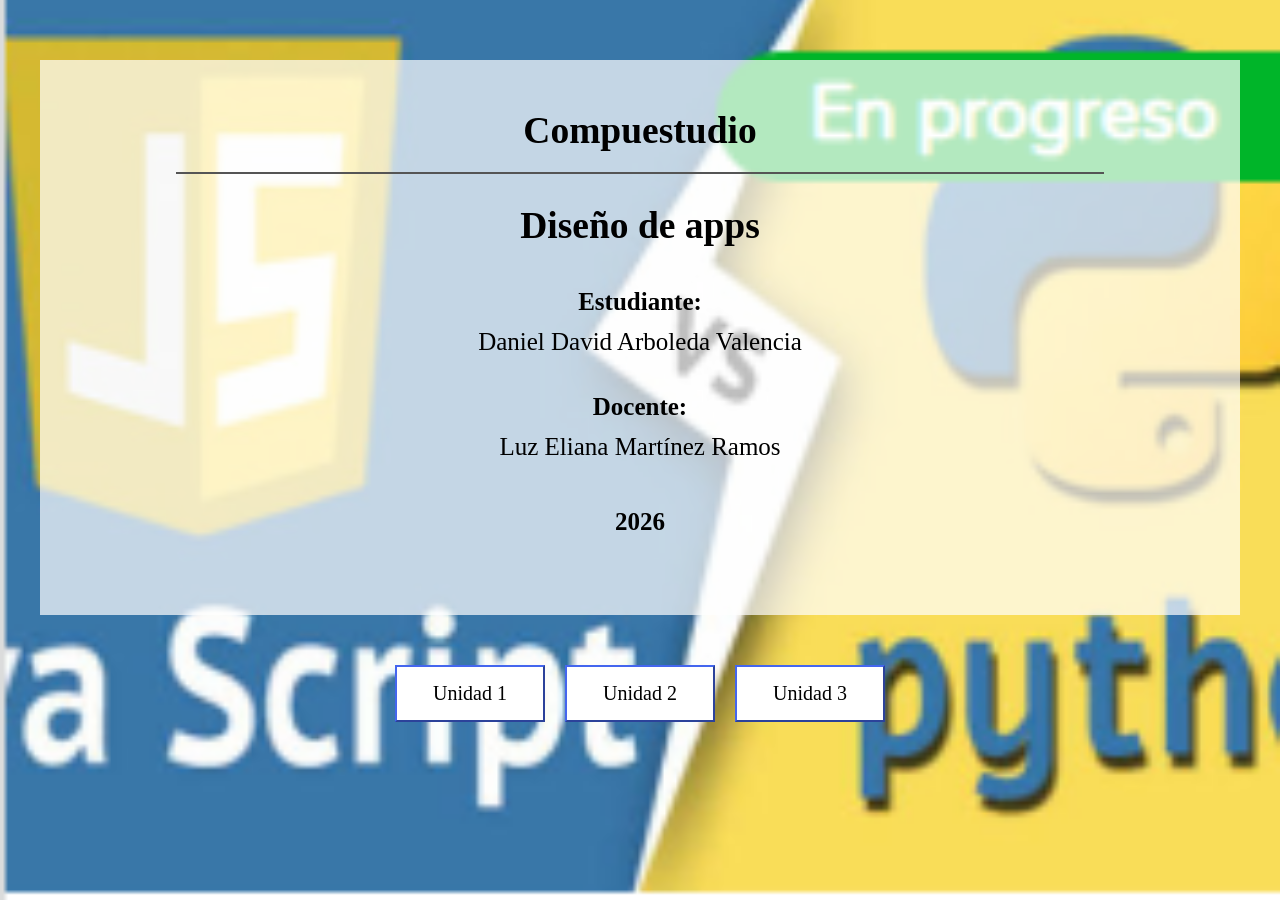
<file: index.html>
<!DOCTYPE html>
<html lang="es">
	<head>
		<meta charset="utf-8">
		<meta name="author" content="Daniel David Arboleda Valencia">
		<meta name="viewport" content="width=device-width, initial-scale=1">
		<link rel="shortcut icon" href="IMG/Diseño_de_apps.png">
		<link rel="stylesheet" type="text/css" href="CSS/Menu.css">
		<title>Diseño de Apps</title>
	</head>
	<body class="Cuerpo">
		<main class="Contain">

			<section class="Coverage">
				<div class="Portada">
					<h1>Compuestudio</h1>
					<hr>
					<h2>Diseño de apps</h2>
					<div class="Informacion">
						<p>
							<strong>Estudiante:</strong>
							<br>
							Daniel David Arboleda Valencia
						</p>
						<p>
							<strong>Docente:</strong>
							<br>
							Luz Eliana Martínez Ramos
						</p>
						<p class="Anio">2026</p>
					</div>
				</div>
			</section>
			<nav class="Unidades" aria-label="Navegación de unidades">
				<a href="HTML/Unidad 1/Raiz/index.html">
					Unidad 1
				</a>
				<a href="HTML/Unidad 2/0.Raiz/index.html">
					Unidad 2
				</a>
				<a href="HTML/Unidad 3/0.Raiz/index.html">
					Unidad 3
				</a>
			</nav>
		</main>
	</body>
</html>
</file>
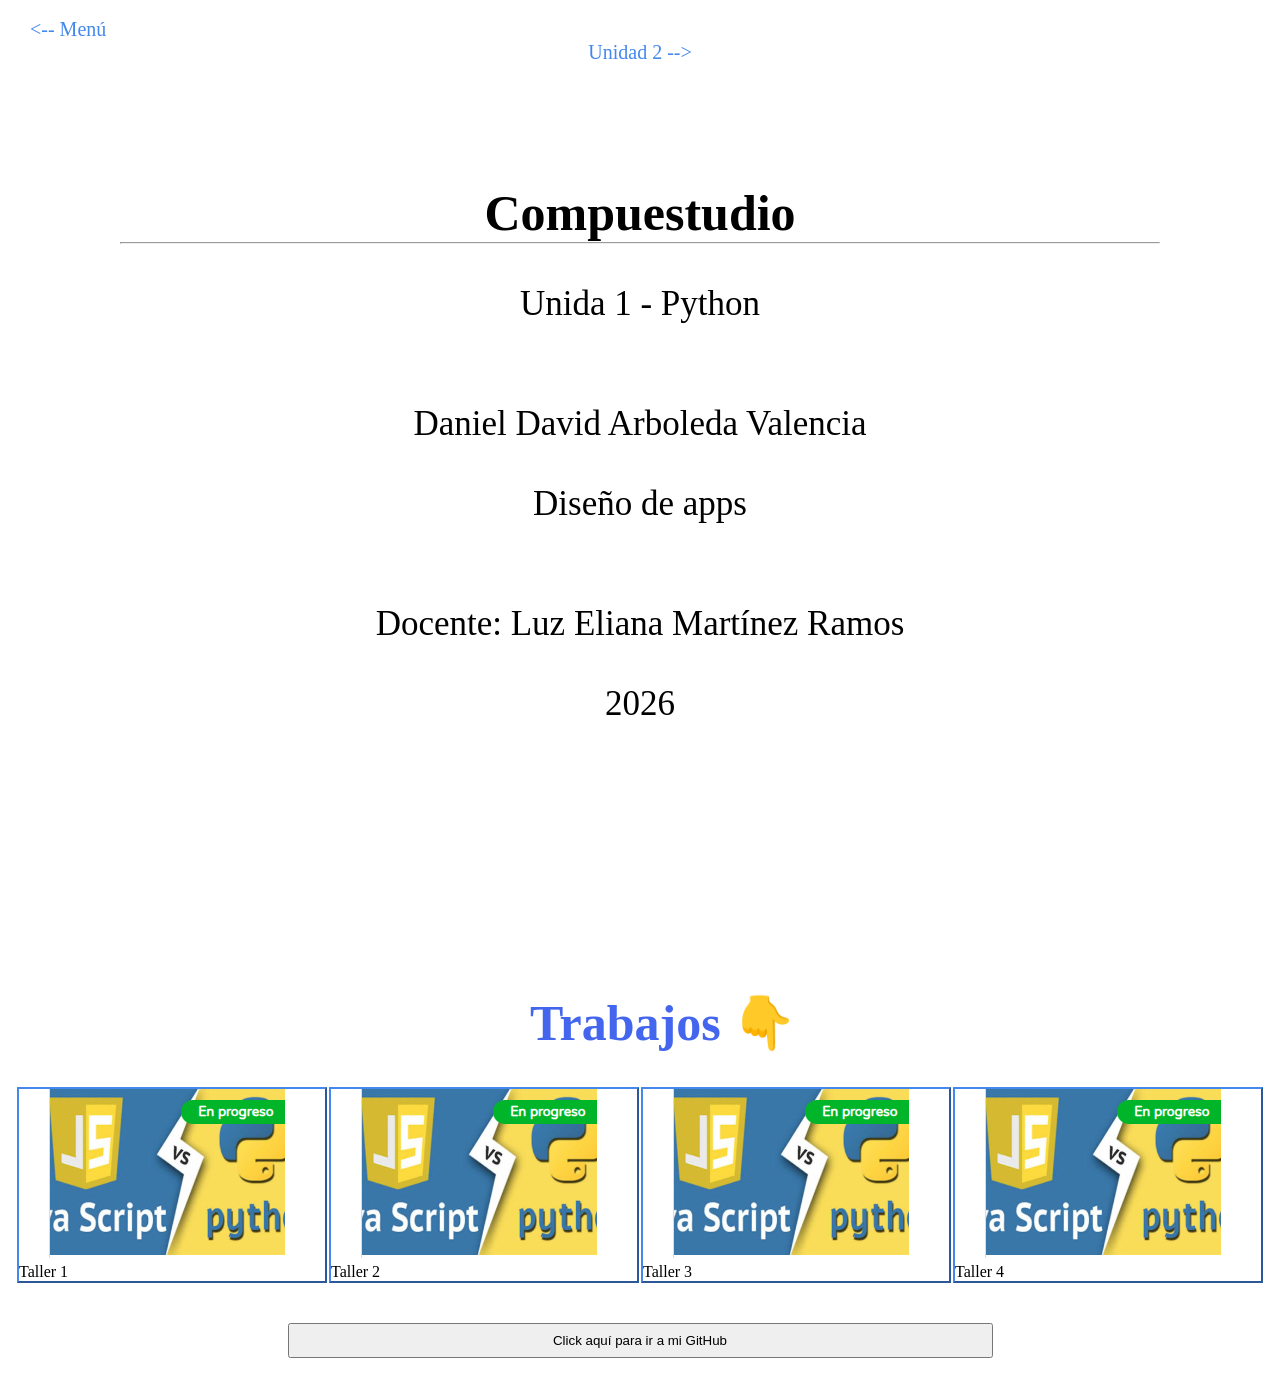
<file: HTML/Unidad 1/Raiz/index.html>
<!DOCTYPE html>
<html>
	<head>
		<meta charset="utf-8">
		<meta author="Daniel David Arboleda Valencia">
		<meta Description="">
		<meta worldkey="Python">
		<link rel="shortcut icon" href="IMG/Python.png">
		<link rel="stylesheet" type="text/css" href="CSS/python.css">
		<title>Python</title>
	</head>
	<body><br>
		<a href="../../../index.html"><-- Menú</a>
		<center>
			<a href="../../Unidad 2/0.Raiz/index.html">Unidad 2 --></a>
		</center>
		<div class="portada">
			<p><b>Compuestudio</b></p>
			<hr>
			<br>
			<p>Unida 1 - Python</p>
			<br><br>
			<p>Daniel David Arboleda Valencia</p>
			<br>
			<p>Diseño de apps</p>
			<br><br>
			Docente: Luz Eliana Martínez Ramos
			<br><br>
			<p>2026</p>
		</div>
		<h1 class="titulo">Trabajos 👇</h1>
		<br>
	<center>
		<div class="separacion">
			<table>
				<div>
					<div>
						<div>
							<td class="division">
								<a href="HTML/Taller1.html">
									<img src="IMG/Python.png">
								</a>
								Taller 1
							</td>
						</div>
						<td class="division">
							<a href="HTML/Taller2.html">
								<img src="IMG/Python.png">
							</a>
							Taller 2
						</td>
					</div>
					<td class="division">
						<a href="HTML/Taller3.html">
							<img src="IMG/Python.png">
						</a>
						Taller 3
					</td>
					<td class="division">
						<a href="HTML/Taller4.html">
							<img src="IMG/Python.png">
						</a>
						Taller 4
					</td>
				</div>
			</table>
		</div>
		<br>
			<a target="blank" href="https://github.com/tecnico54/Python.git">
				<button class="Boton">
					Click aquí para ir a mi GitHub
				</button>
			</a>
		</center>
	</body>
</html>
</file>
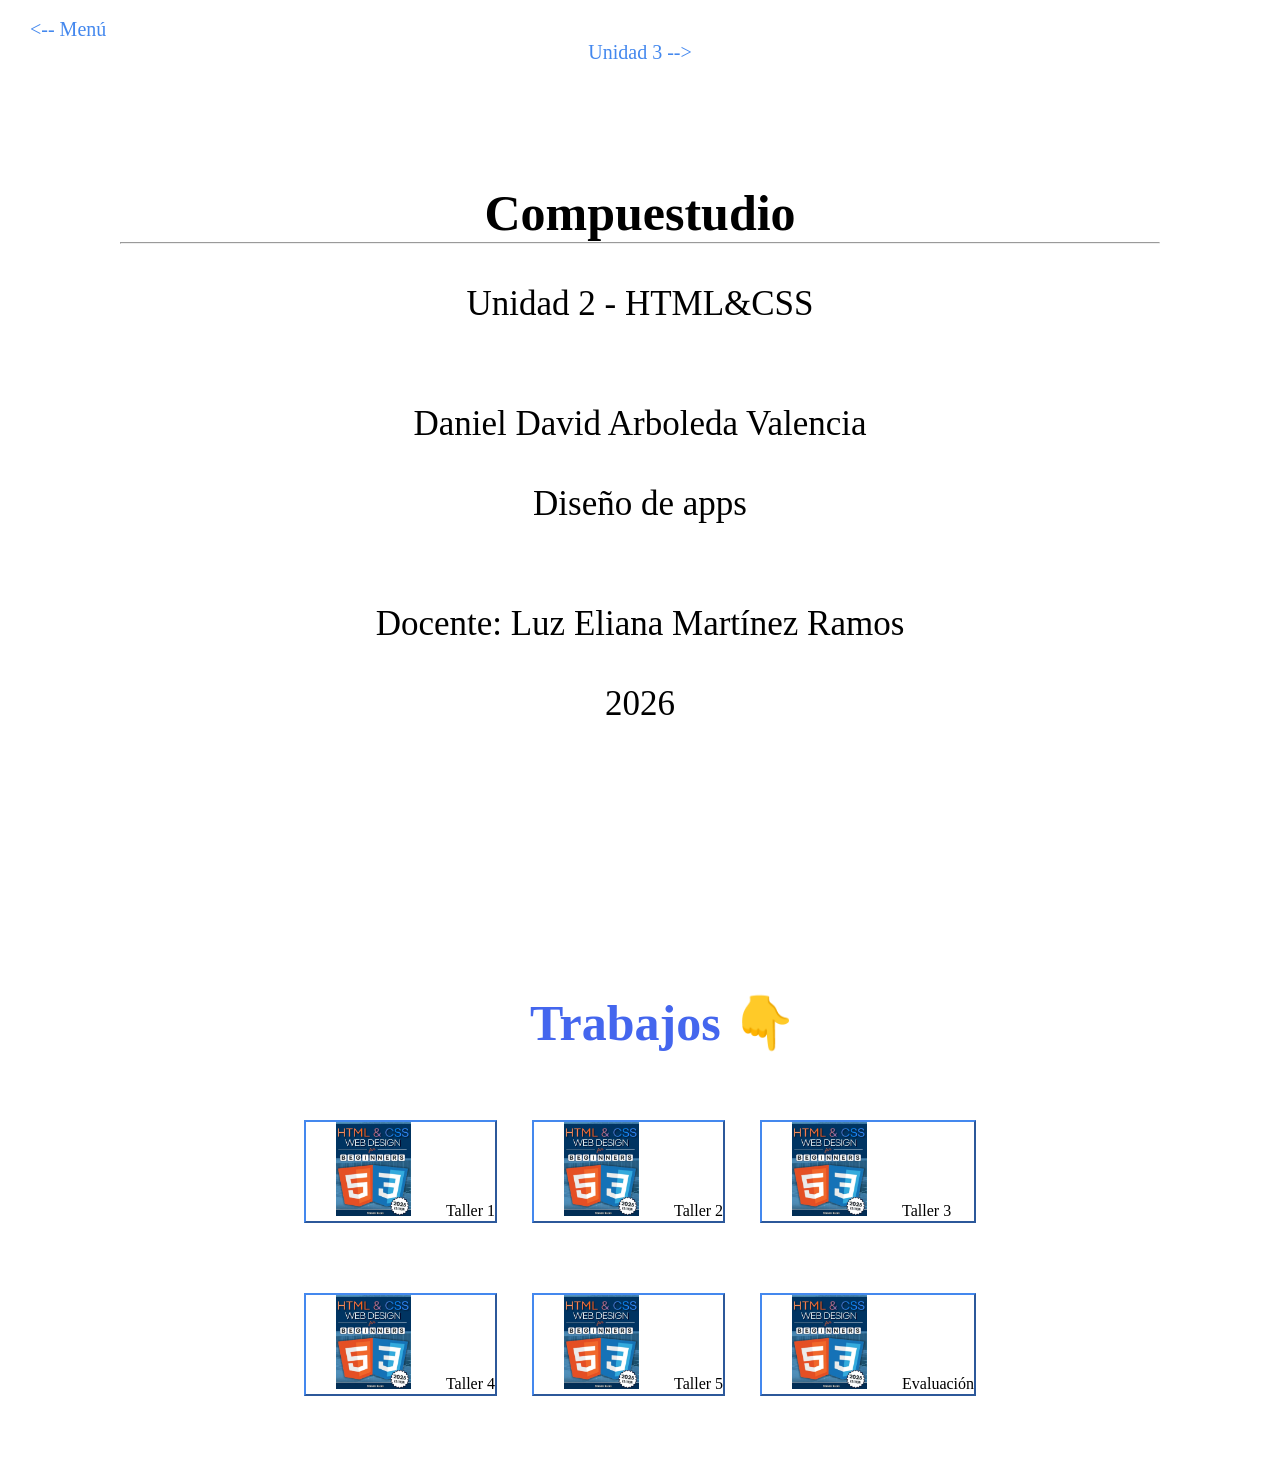
<file: HTML/Unidad 2/0.Raiz/index.html>
<!DOCTYPE html>
<html>
	<head>
		<meta charset="utf-8">
		<meta author="Daniel David Arboleda Valencia">
		<meta Description="">
		<meta worldkey="Python">
		<link rel="shortcut icon" href="IMG/HTML&CSS.webp">
		<link rel="stylesheet" type="text/css" href="CSS/U2.css">
		<title>HTML&CSS</title>
	</head>
	<body><br>
		<a href="../../../index.html"><-- Menú</a>
		<center>
			<a href="../../Unidad 3/0.Raiz/index.html">Unidad 3 --></a>
		</center>
		<div class="portada">
			<p><b>Compuestudio</b></p>
			<hr>
			<br>
			<p>Unidad 2 - HTML&CSS</p>
			<br><br>
			<p>Daniel David Arboleda Valencia</p>
			<br>
			<p>Diseño de apps</p>
			<br><br>
			Docente: Luz Eliana Martínez Ramos
			<br><br>
			<p>2026</p>
		</div>
		<h1 class="titulo">Trabajos 👇</h1>
		<br>
	<center>
		<div class="separacion">
			<table>
				<div>
					<td class="division">
						<a href="../1.Ejercico 1 - Background/index.html">
							<img width="75px" src="IMG/HTML&CSS.webp">
						</a>
							Taller 1
					</td>
				</div>
				<div>
					<td class="division">
						<a href="../2.Ejercicio 2 - root/index.html">
							<img width="75px" src="IMG/HTML&CSS.webp">
						</a>
							Taller 2
					</td>
				</div>
				<div>
					<td class="division">
						<a href="../3.Ejercicio 3 - BoB/index.html">
							<img width="75px" src="IMG/HTML&CSS.webp">
						</a>
							Taller 3
					</td>
				</div>
				<tr></tr>
				<div>
					<td class="division">
						<a href="../4.Ejercicio 4 - Form/index.html">
							<img width="75px" src="IMG/HTML&CSS.webp">
						</a>
							Taller 4
					</td>
				</div>
				<div>
					<td class="division">
						<a href="../5.Ejercicio 5 - Table/index.html">
							<img width="75px" src="IMG/HTML&CSS.webp">
						</a>
							Taller 5
					</td>
				</div>
				<div>	
					<td class="division">
						<a href="../6.Evaluaciòn/index.html">
							<img width="75px" src="IMG/HTML&CSS.webp">
						</a>
							Evaluación
					</td>
				</div>
			</table>
		</div>
		<br>
		</center>
	</body>
</html>
</file>
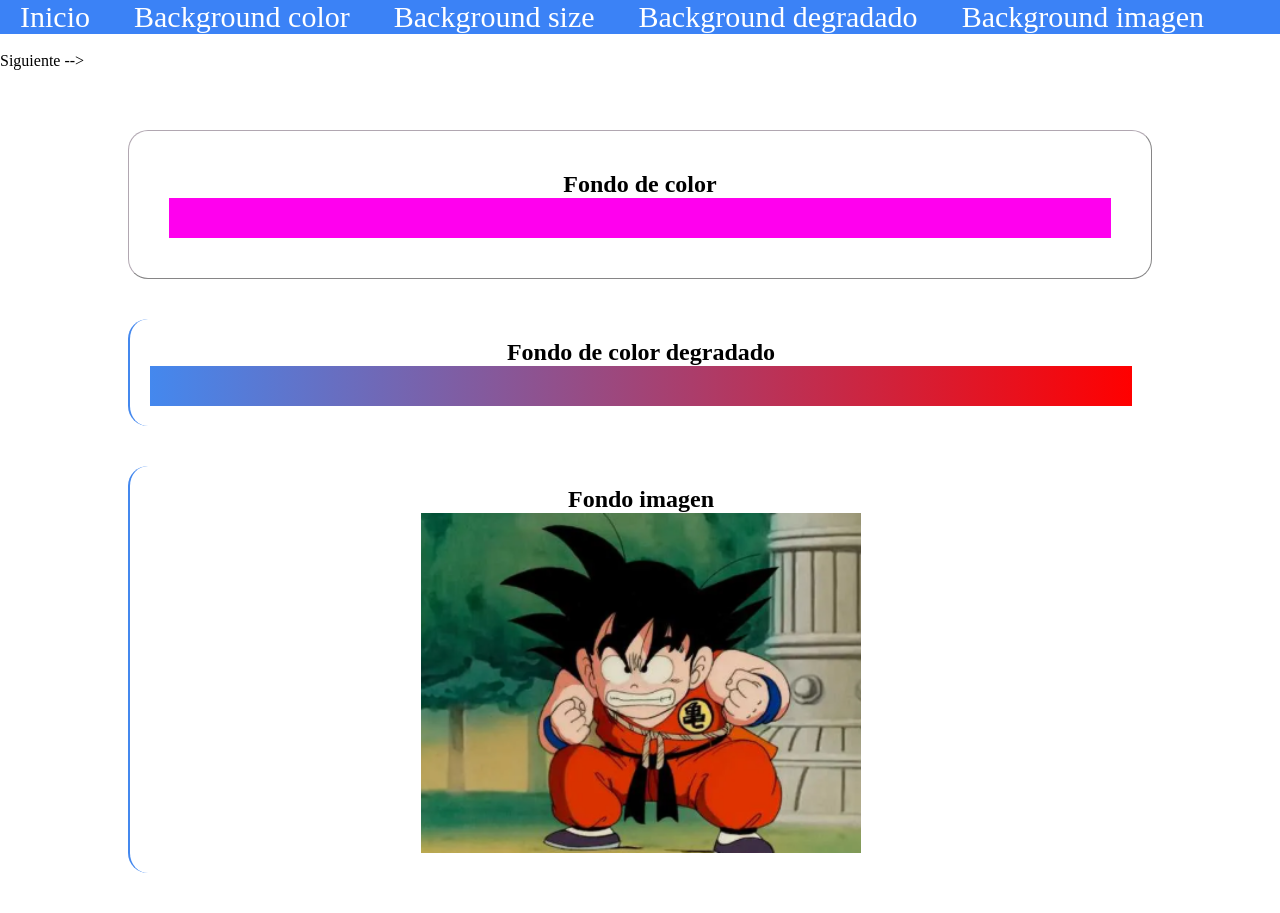
<file: HTML/Unidad 2/1.Ejercico 1 - Background/index.html>
<!DOCTYPE html>
<html>
	<head>
		<meta charset="utf-8">
		<meta name="viewport" content="width=device-width, initial-scale=1">
		<link rel="stylesheet" type="text/css" href="Background/estilos.css">
		<link rel="shortcut icon" href="IMG/Goku.png">
		<title>Opciones de fondos</title>
	</head>
	<body>
		<!--Menù-->
		<nav class="menu">
			<a class="menu__link" href="../0.Raiz/index.html">Inicio</a>
			<a class="menu__link" href="">Background color</a>
			<a class="menu__link" href="">Background size</a>
			<a class="menu__link" href="">Background degradado</a>
			<a class="menu__link" href="">Background imagen</a>
		</nav><br><br>
		<a style="color: #000; text-decoration: none;" href="../2.Ejercicio 2 - root/index.html">Siguiente --></a>
		<!--contenido-->
		<main class="contenido">
			<section class="color">
				<h2>Fondo de color</h2>
				<div></div>
			</section>
			<section class="degradado">
				<h2>Fondo de color degradado</h2>
				<div class="fondo-degradado"></div>
			</section>
			<!--Fondo imagen-->
			<section class="IMG">
				<h2>Fondo imagen</h2>
				<div class="IMG__div"></div>
			</section>
		</main>
	</body>
</html>
</file>
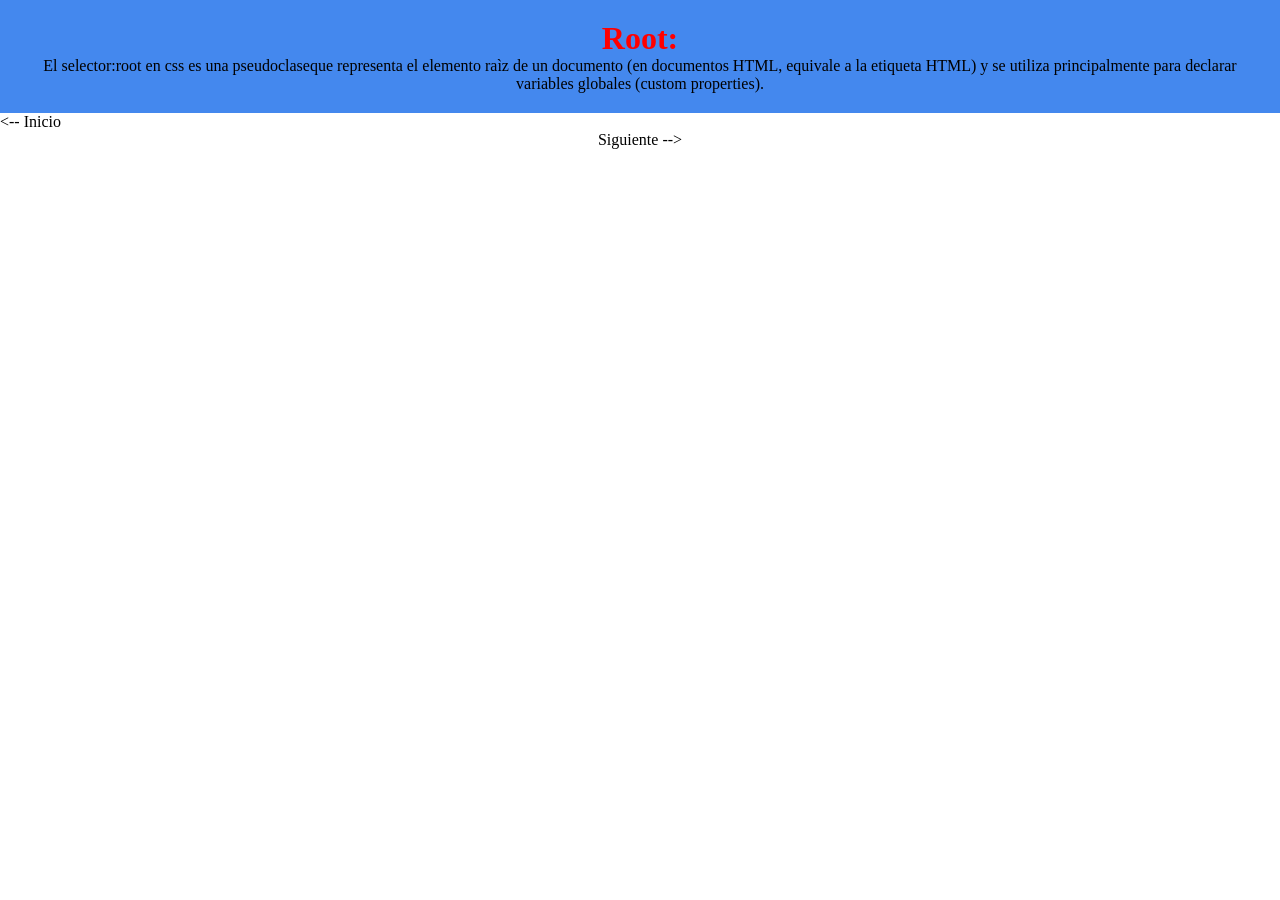
<file: HTML/Unidad 2/2.Ejercicio 2 - root/index.html>
<!DOCTYPE html>
<html>
	<head>
		<meta charset="utf-8">
		<meta name="viewport" content="width=device-width, initial-scale=1">
		<link rel="stylesheet" type="text/css" href="CSS/style.css">
		<title>Root</title>
	</head>
	<body>
		<header class="Brain">
			<h1>Root: </h1>
			<p>
				El selector:root en css es una pseudoclaseque representa el elemento raìz de un documento (en documentos HTML, equivale a la etiqueta HTML) y se utiliza principalmente para declarar variables globales (custom properties).
			</p>
			</header>
			<main class="Body">
				<a style="color: #000; text-decoration: none;" href="../0.Raiz/index.html"><-- Inicio</a>
				<center>
					<a style="color: #000; text-decoration: none;" href="../3.Ejercicio 3 - BoB/index.html">Siguiente --></a>
				</center>
			</main>
	</body>
</html>
</file>
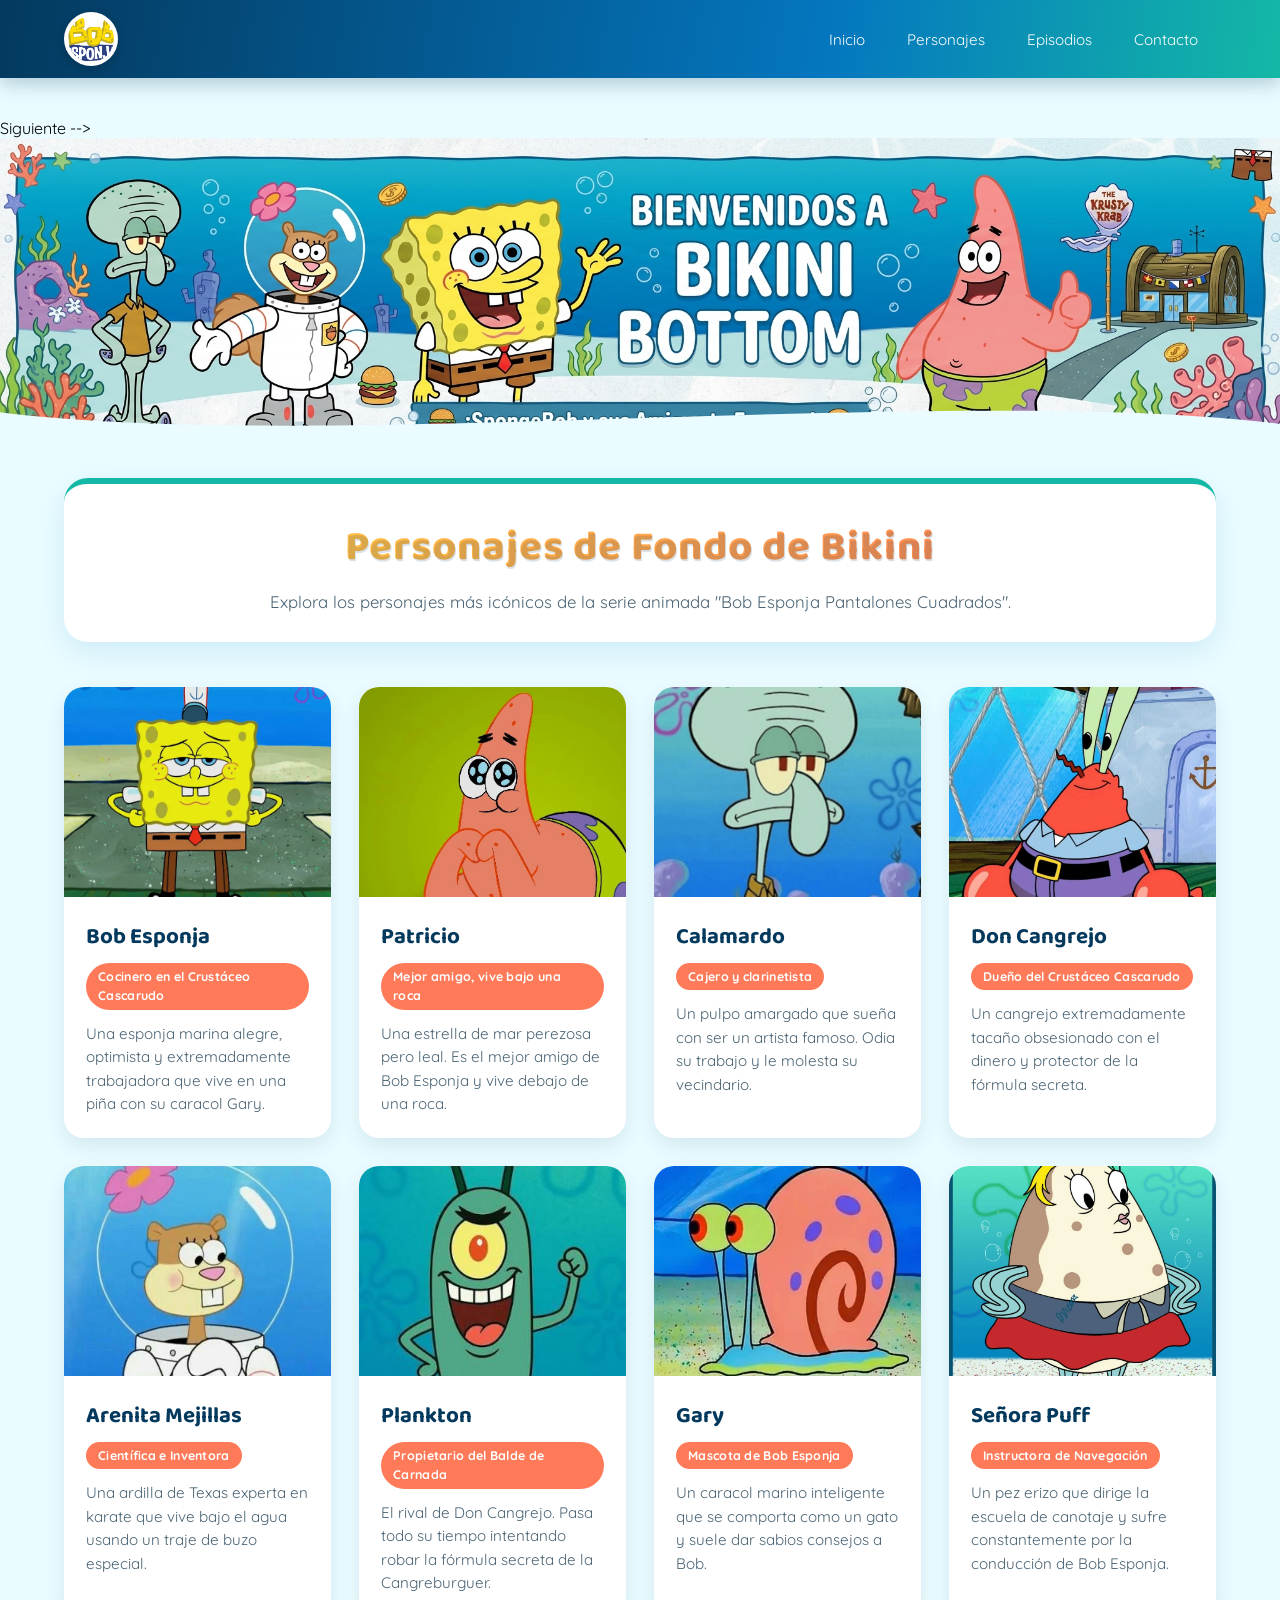
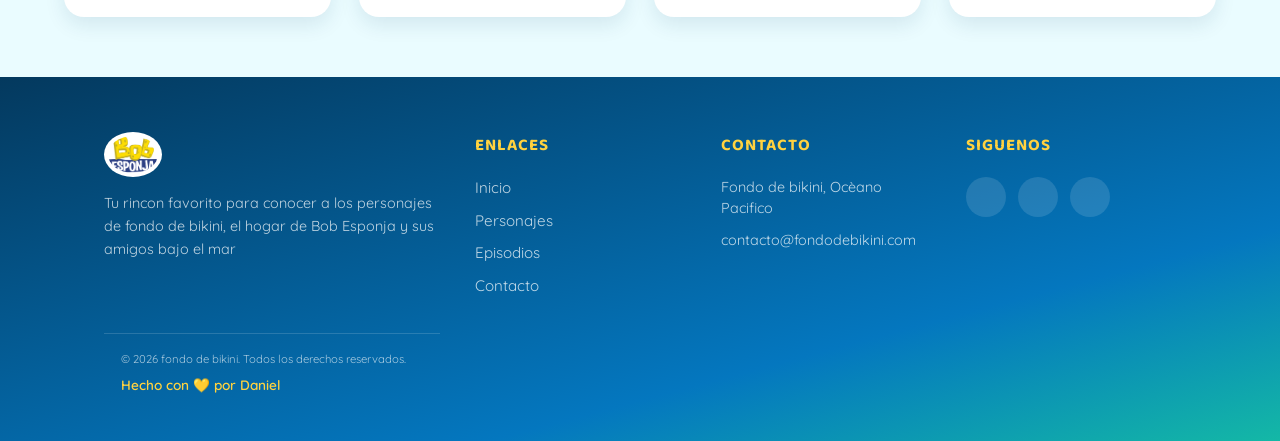
<file: HTML/Unidad 2/3.Ejercicio 3 - BoB/index.html>
<!DOCTYPE html>
<html>
	<head>
		<meta charset="utf-8">
		<meta name="viewport" content="width=device-width, initial-scale=1">
		<link rel="stylesheet" type="text/css" href="CSS/Bob.css">
		<link rel="shortcut icon" href="img/bob_esponja.webp">
		<title>Fondo de bikini</title>
	</head>
	<body>
		 <nav class="navbar">
	        <div class="logo">
	            <img src="img/logo.webp" alt="Logo de Fondo de Bikini">
	        </div>
	        <ul class="nav-links">
	            <li><a href="../0.Raiz/index.html">Inicio</a></li>
	            <li><a href="personajes.html">Personajes</a></li>
	            <li><a href="episodios.html">Episodios</a></li>
	            <li><a href="contacto.html">Contacto</a></li>
	        </ul>
	    </nav><br><br>
        <a style="color: #000; text-decoration: none;" href="../4.Ejercicio 4 - Form/index.html">Siguiente --></a>
	     <!--Header y Banner-->
    <header>
        <img class="banner" src="img/banner.jpeg" alt="Banner Fondo de Bikini">
    </header>
     <!--Sección Principal de Personajes-->
    <main class="contenedor-principal">
        <section class="titulo-seccion">
            <h1>Personajes de Fondo de Bikini</h1>
            <p>Explora los personajes más icónicos de la serie animada "Bob Esponja Pantalones Cuadrados".</p>
        </section>
        <section class="grid-personajes">
            <!--Bob Esponja-->
            <article class="tarjeta-personaje">
                <div class="img-container">
                    <img src="img/bob_esponja.webp" alt="Bob Esponja Pantalones Cuadrados">
                </div>
                <div class="info-personaje">
                    <h2>Bob Esponja</h2>
                    <p class="rol">Cocinero en el Crustáceo Cascarudo</p>
                    <p>Una esponja marina alegre, optimista y extremadamente trabajadora que vive en una piña con su caracol Gary.</p>
                </div>
            </article>
            <!--Patricio-->
            <article class="tarjeta-personaje">
                <div class="img-container">
                    <img src="img/patricio.webp" alt="Patricio">
                </div>
                <div class="info-personaje">
                    <h2>Patricio</h2>
                    <p class="rol">Mejor amigo, vive bajo una roca</p>
                    <p>Una estrella de mar perezosa pero leal. Es el mejor amigo de Bob Esponja y vive debajo de una roca.</p>
                </div>
            </article>
            <!--Calamardo-->
            <article class="tarjeta-personaje">
                <div class="img-container">
                    <img src="img/calamardo.png" alt="Calamardo">
                </div>
                <div class="info-personaje">
                    <h2>Calamardo</h2>
                    <p class="rol">Cajero y clarinetista</p>
                    <p>Un pulpo amargado que sueña con ser un artista famoso. Odia su trabajo y le molesta su vecindario.</p>
                </div>
            </article>
            <!--Don Cangrejo-->
            <article class="tarjeta-personaje">
                <div class="img-container">
                    <img src="img/don_Cangrejo.jpeg" alt="Don Cangrejo">
                </div>
                <div class="info-personaje">
                    <h2>Don Cangrejo</h2>
                    <p class="rol">Dueño del Crustáceo Cascarudo</p>
                    <p>Un cangrejo extremadamente tacaño obsesionado con el dinero y protector de la fórmula secreta.</p>
                </div>
                </div>
            </article>
            <!--Arenita Mejillas-->
            <article class="tarjeta-personaje">
                <div class="img-container">
                    <img src="img/arenita.jpeg" alt="Arenita Mejillas">
                </div>
                <div class="info-personaje">
                    <h2>Arenita Mejillas</h2>
                    <p class="rol">Científica e Inventora</p>
                    <p>Una ardilla de Texas experta en karate que vive bajo el agua usando un traje de buzo especial.</p>
                </div>
            </article>
            <!--Plankton-->
            <article class="tarjeta-personaje">
                <div class="img-container">
                    <img src="img/Plankton.jpeg" alt="Sheldon J. Plankton">
                </div>
                <div class="info-personaje">
                    <h2>Plankton</h2>
                    <p class="rol">Propietario del Balde de Carnada</p>
                    <p>El rival de Don Cangrejo. Pasa todo su tiempo intentando robar la fórmula secreta de la Cangreburguer.</p>
                </div>
            </article>
            <!--Gary el Caracol-->
            <article class="tarjeta-personaje">
                <div class="img-container">
                    <img src="img/Gary.webp" alt="Gary el Caracol">
                </div>
                <div class="info-personaje">
                    <h2>Gary</h2>
                    <p class="rol">Mascota de Bob Esponja</p>
                    <p>Un caracol marino inteligente que se comporta como un gato y suele dar sabios consejos a Bob.</p>
                </div>
            </article>
            <!--Señora Puff-->
            <article class="tarjeta-personaje">
                <div class="img-container">
                    <img src="img/señora.webp" alt="Señora Puff">
                </div>
                <div class="info-personaje">
                    <h2>Señora Puff</h2>
                    <p class="rol">Instructora de Navegación</p>
                    <p>Un pez erizo que dirige la escuela de canotaje y sufre constantemente por la conducción de Bob Esponja.</p>
                </div>
            </article>
        </section>
    </main>
    <!--Footer-->
    <footer class="footer">
        <div class="footer-contenido">
        	<div class="footer-marca">
        		<img src="img/logo.webp" alt="Logo de Fondo de Bikini" class="footer-logo">
        		<p>Tu rincon favorito para conocer a los personajes de fondo de bikini, el hogar de Bob Esponja y sus amigos bajo el mar</p>
        	</div>
        	<div class="footer-col">
        		<h3>Enlaces</h3>
        		<ul>
        			<li><a href="index.html">Inicio</a></li>
        			<li><a href="personajes.html">Personajes</a></li>
        			<li><a href="episodios.html">Episodios</a></li>
        			<li><a href="contacto.html">Contacto</a></li>
        		</ul>
        	</div>
        	<div class="footer-col">
        		<h3>Contacto</h3>
          		<ul>
          			<li>Fondo de bikini, Ocèano Pacifico</li>
          			<li>contacto@fondodebikini.com</li>
          		</ul>
            </div>
        	<div class="footer-col">
            	<h3>Siguenos</h3>
          		<div class="footer-redes">
          			<a href="#" aria-label="Facebook">
                        <svg viewBox="0 0 24 24">
                            <path d="..."/>
                        </svg>
                    </a>
                    <a href="#" aria-label="Instagram">
                        <svg viewBox="0 0 24 24">
                            <path d="..."/>
                        </svg>
                    </a>
          			<a href="#" aria-label="Youtube">
                        <svg viewBox="0 0 24 24">
                            <path d="..."/>
                        </svg>
                    </a>
          		</div>
          	</div>
          	<div class="footer-inferior">
          		<small>&copy; 2026 fondo de bikini. Todos los derechos reservados.</small>
          		<span class="autor">Hecho con 💛 por Daniel</span>
          	</div>
        </footer>
	</body>
</html>
</file>
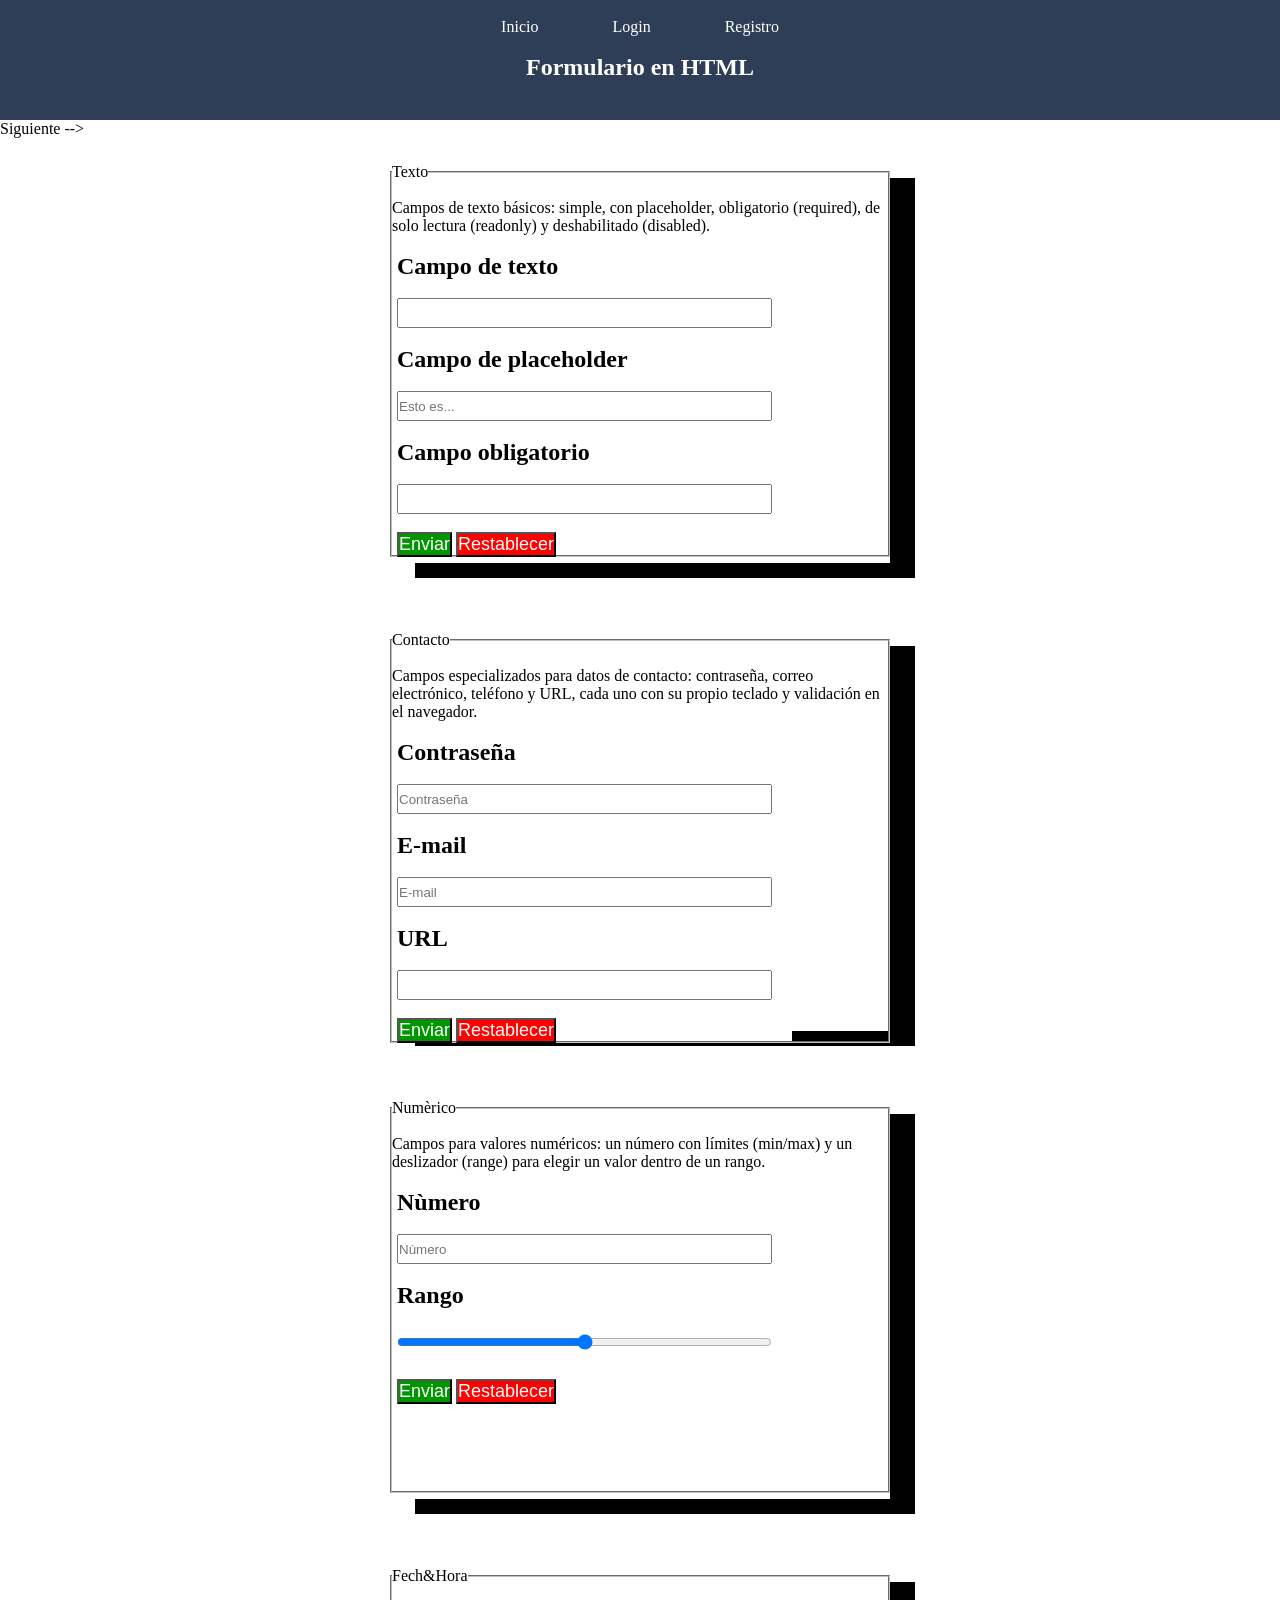
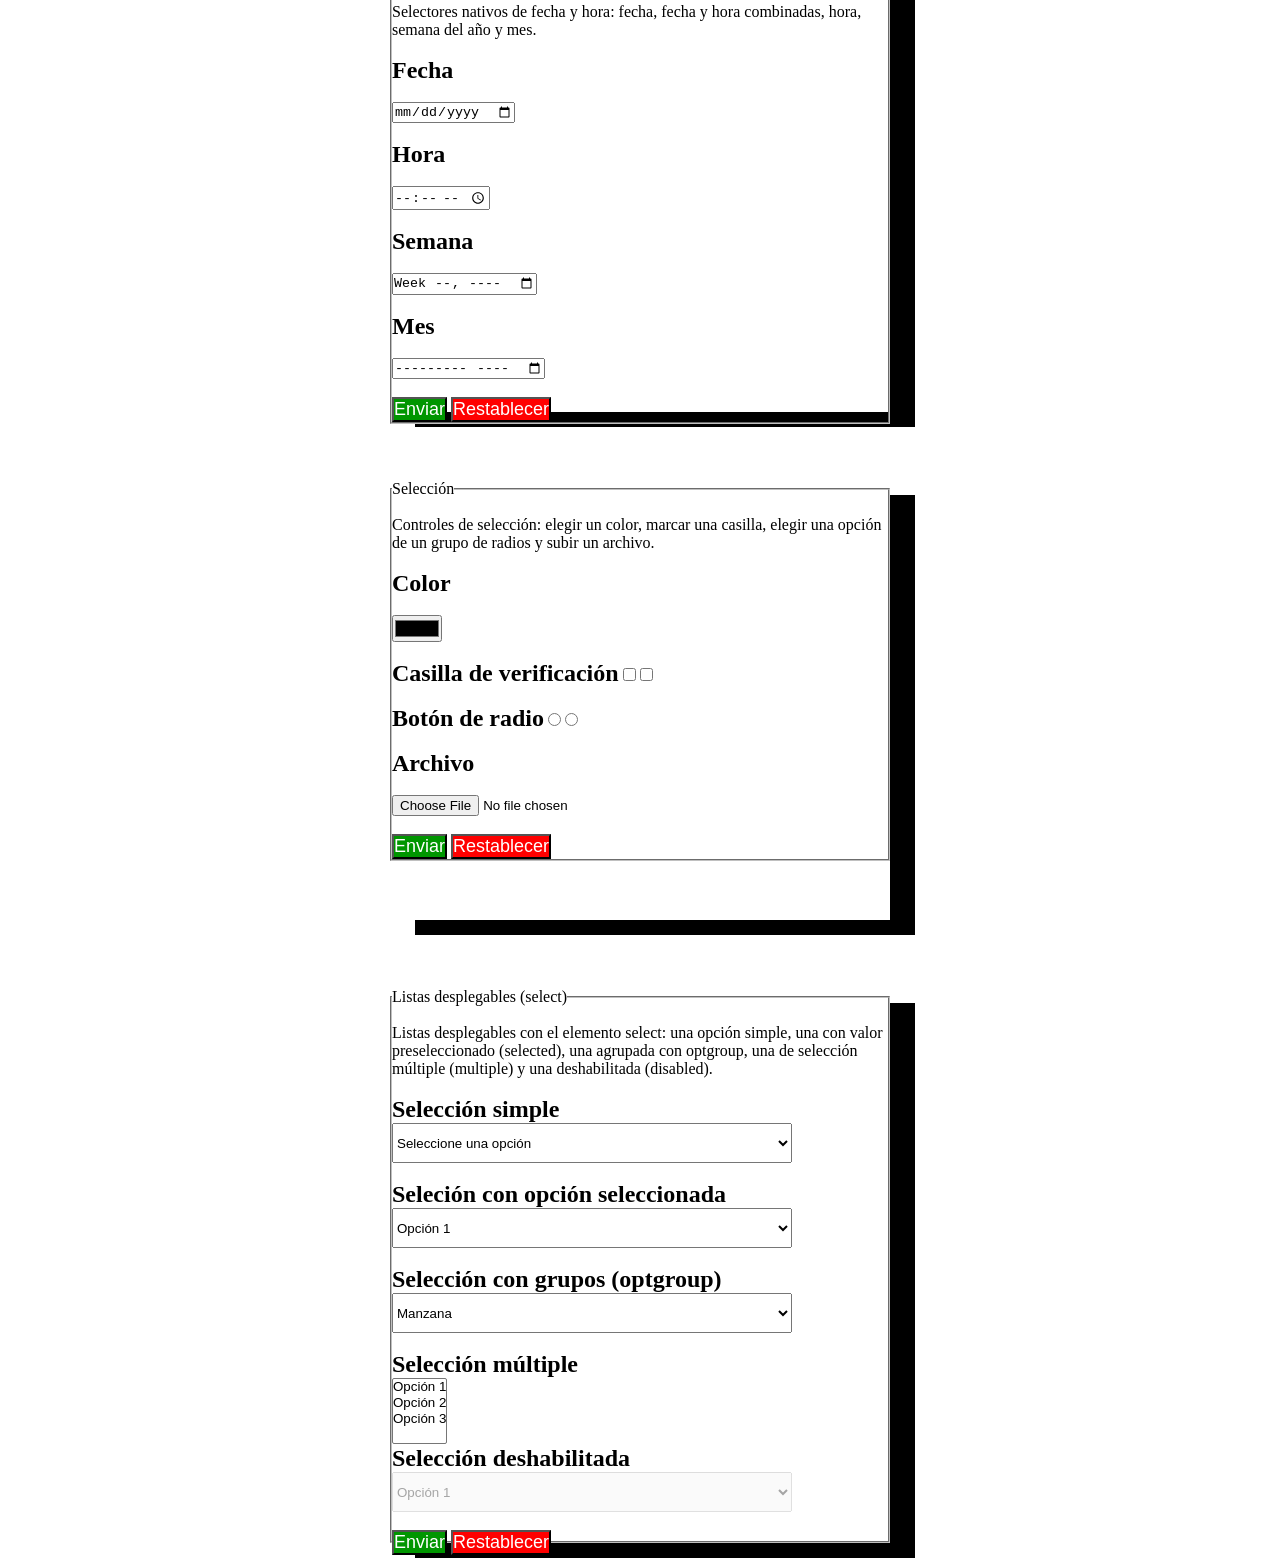
<file: HTML/Unidad 2/4.Ejercicio 4 - Form/index.html>
<!DOCTYPE html>
<html>
	<head>
		<meta charset="utf-8">
		<meta name="viewport" content="width=device-width, initial-scale=1">
		<link rel="stylesheet" type="text/css" href="CSS/Form.css">
		<link rel="shortcut icon" href="IMG/Form.png">
		<title>Formulario</title>
	</head>
	<header class="Menu">
			<nav><br>
				<ul>
					<li class="Menu__list">
						<a href="../0.Raiz/index.html">Inicio</a>
					</li>
					<li class="Menu__list">
						<a href="HTML/Login.html">Login</a>
					</li>
					<li class="Menu__list">
						<a href="HTML/Registro.html">Registro</a>
					</li>
				</ul>
				<br>
				<h1>Formulario en HTML</h1>
			</nav>
		</header>
	<body>
		<a style="color: #000; text-decoration: none;" href="../5.Ejercicio 5 - Table/index.html">Siguiente --></a>
		<!--Formulario de texto-->
		<main class="Contain">
			<fieldset>
				<legend>Texto</legend><br>
				<p>Campos de texto básicos: simple, con placeholder, obligatorio (required), de solo lectura (readonly) y deshabilitado (disabled).</p>
					<form class="Contain__formulario"><br>
						<h2>Campo de texto</h2><br>
						<input T type="text"><br><br>
						<h2>Campo de placeholder</h2><br>
						<input T type="text" placeholder="Esto es..."><br><br>
						<h2>Campo obligatorio</h2><br>
						<input T type="text" placehoder="Campo Obligatorio" required="true"><br><br>
						<input class="Contain__formulario-boton1" type="submit" value="Enviar">
						<input class="Contain__formulario-boton2" type="submit" value="Restablecer">
					</form>
			</fieldset>
		</main>
		<br>
		<!--Formulario de contraseña-->
		<main class="Contain">
			<fieldset>
				<legend>Contacto</legend><br>
				<p>Campos especializados para datos de contacto: contraseña, correo electrónico, teléfono y URL, cada uno con su propio teclado y validación en el navegador.</p>
					<form class="Contain__formulario"><br>
						<h2>Contraseña</h2><br>
						<input T type="password" placeholder="Contraseña"><br><br>
						<h2>E-mail</h2><br>
						<input T type="email"placeholder="E-mail"><br><br>
						<h2>URL</h2><br>
						<input T type="URL" placehoder="URL: https://YouTube.com" required="true"><br><br>
						<input class="Contain__formulario-boton1" type="submit" value="Enviar">
						<input class="Contain__formulario-boton2" type="submit" value="Restablecer">
					</form>
			</fieldset>
		</main>
		<br>
		<!--Formulario numèrico-->
		<main class="Contain">
			<fieldset>
				<legend>Numèrico</legend><br>
				<p>Campos para valores numéricos: un número con límites (min/max) y un deslizador (range) para elegir un valor dentro de un rango.</p>
					<form class="Contain__formulario"><br>
						<h2>Nùmero</h2><br>
						<input T type="number" placeholder="Nùmero"><br><br>
						<h2>Rango</h2><br>
						<input T type="range"><br><br>
						<input class="Contain__formulario-boton1" type="submit" value="Enviar">
						<input class="Contain__formulario-boton2" type="submit" value="Restablecer">
					</form>
			</fieldset>
		</main>
		<br>
		<!--Formulario de fecha y hora-->
		<main class="Contain2">
			<fieldset>
				<legend>Fech&Hora</legend><br>
				<p>Selectores nativos de fecha y hora: fecha, fecha y hora combinadas, hora, semana del año y mes.</p>
					<form><br>
						<h2>Fecha</h2><br>
						<input T type="date" placeholder="Nùmero"><br><br>
						<h2>Hora</h2><br>
						<input T type="time"><br><br>
						<h2>Semana</h2><br>
						<input T type="week"><br><br>
						<h2>Mes</h2><br>
						<input T type="month"><br><br>
						<input class="Contain__formulario-boton1" type="submit" value="Enviar">
						<input class="Contain__formulario-boton2" type="submit" value="Restablecer">
					</form>
			</fieldset>
		</main> 
		<br>
		<!--Formulario de Selección-->
		<main class="Contain3">
			<fieldset>
				<legend>Selección</legend><br>
				<p>Controles de selección: elegir un color, marcar una casilla, elegir una opción de un grupo de radios y subir un archivo.</p>
					<form><br>
						<h2>Color</h2><br>
						<input T type="color"><br><br>
						<h2 class="Boton">Casilla de verificación</h2>
						<input T type="checkbox">
						<input T type="checkbox"><br><br>
						<h2 class="Boton">Botón de radio</h2>
						<input T type="radio">
						<input T type="radio"><br><br>
						<h2>Archivo</h2><br>
						<input T type="file"><br><br>
						<input class="Contain__formulario-boton1" type="submit" value="Enviar">
						<input class="Contain__formulario-boton2" type="submit" value="Restablecer">
					</form>
			</fieldset>
		</main>
		<br>
		<!--Listas desplegables-->
		<main class="Contain4">
			<fieldset class="Campo">
				<legend>Listas desplegables (select)</legend><br>
				<p>Listas desplegables con el elemento select: una opción simple, una con valor preseleccionado (selected), una agrupada con optgroup, una de selección múltiple (multiple) y una deshabilitada (disabled).</p><br>
					<h2>Selección simple</h2>
					<select O>
						<option>Seleccione una opción</option>
						<option>Opción 1</option>
						<option>Opción 2</option>
						<option>Opción 3</option>
					</select><br><br>
					<h2>Seleción con opción seleccionada</h2>
					<select O>
						<option>Opción 1</option>
						<option>Opción 2</option>
						<option>Opción 3</option>
					</select><br><br>
					<h2>Selección con grupos (optgroup)</h2>
					<select O>
						<optgroup label="Frutas">
						<option>Manzana</option>
						<option>Pera</option>
						</optgroup>
						<optgroup label="Verduras">
						<option>Zanahoria</option>
						<option>Lechuga</option>
						</optgroup>
					</select><br><br>
					<h2>Selección múltiple</h2>
					<select multiple>
						<option>Opción 1</option>
						<option>Opción 2</option>
						<option>Opción 3</option>
					</select>
						<br>
						<h2>Selección deshabilitada</h2>
					<select disabled>
						<option>Opción 1</option>
					</select><br><br>
						<input class="Contain__formulario-boton1" type="submit" value="Enviar">
						<input class="Contain__formulario-boton2" type="submit" value="Restablecer">
			</fieldset>
		</main> 
	</body>
</html>
</file>
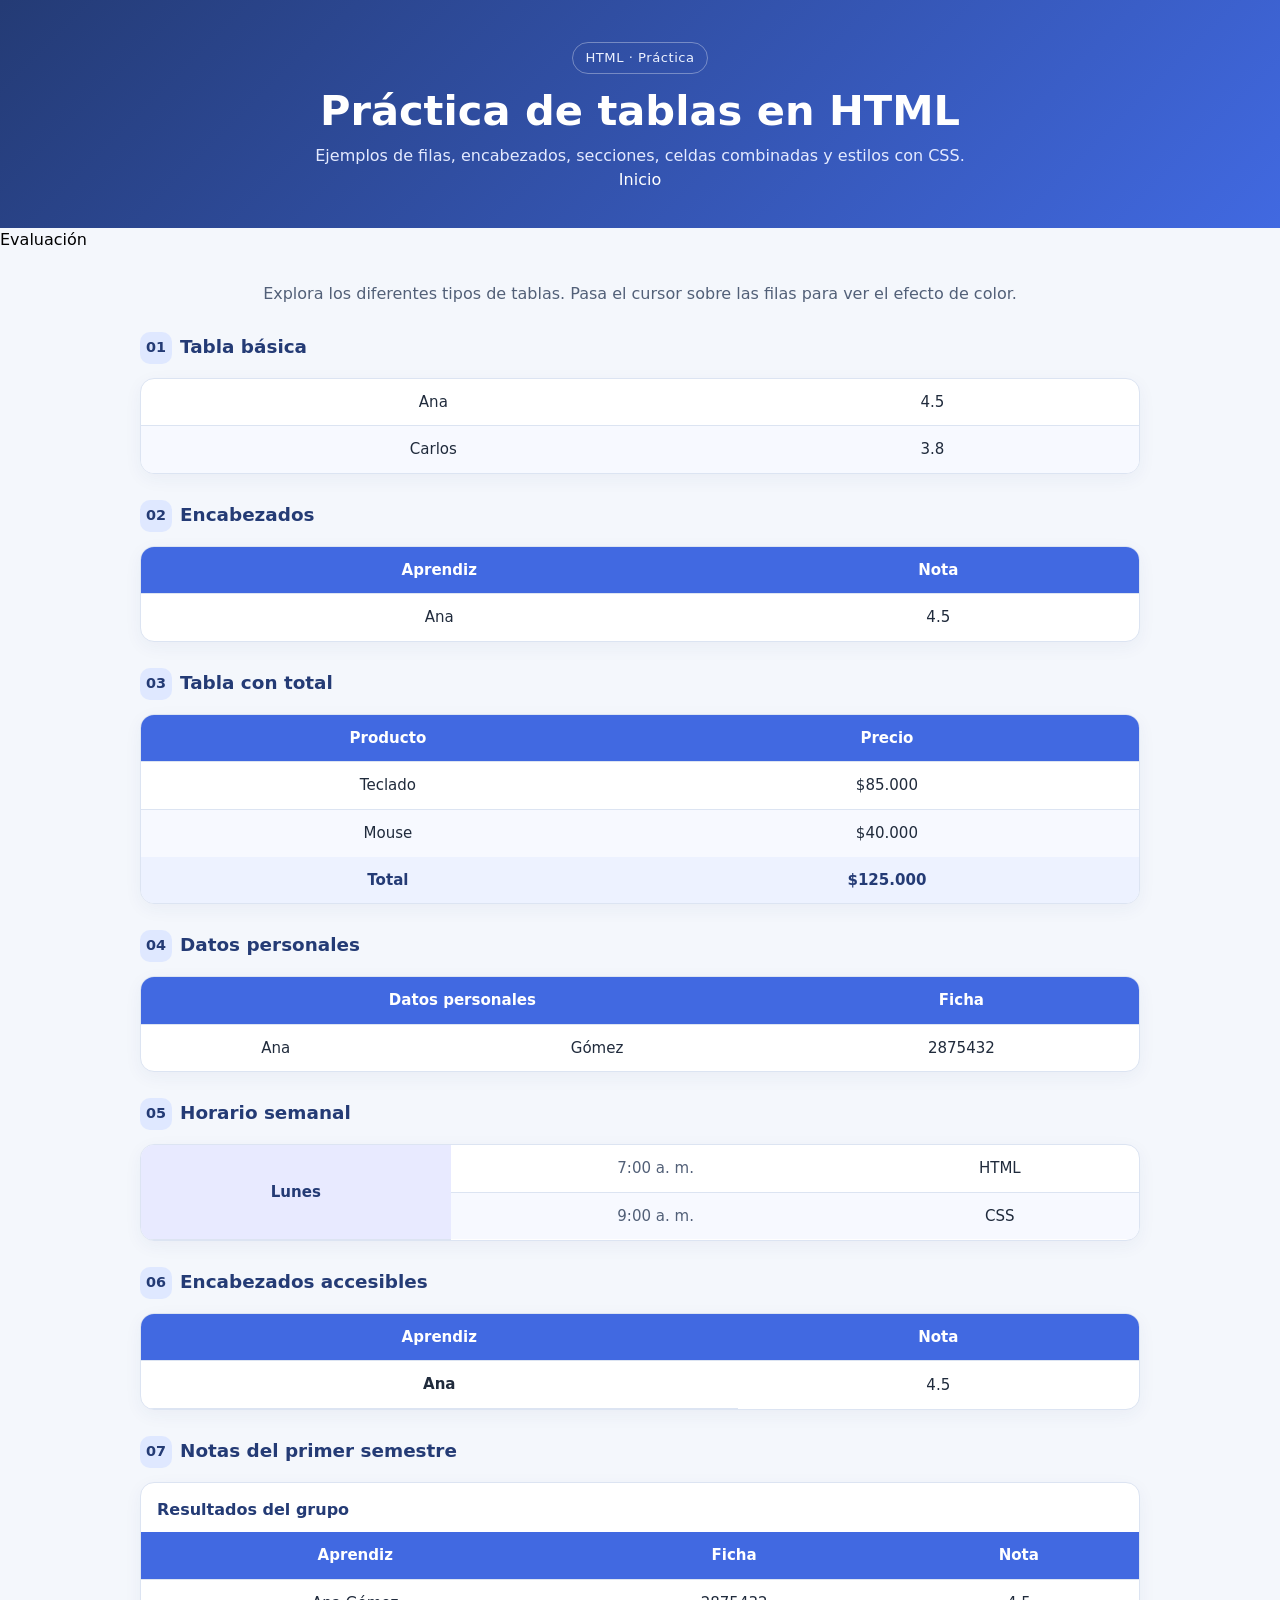
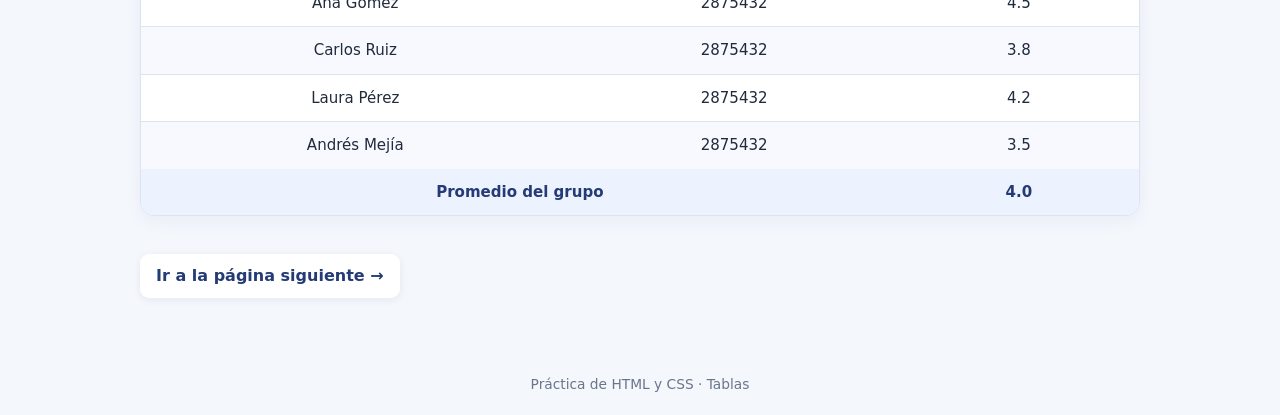
<file: HTML/Unidad 2/5.Ejercicio 5 - Table/index.html>
<!DOCTYPE html>
<html>
	<head>
		<meta charset="utf-8">
		<meta name="viewport" content="width=device-width, initial-scale=1">
		<link rel="stylesheet" type="text/css" href="CSS/Style.css">
		<link rel="shortcut icon" href="IMG/Tabla.png">
		<title>Práctica de tablas</title>
	</head>
	<header>
        <span class="etiqueta">HTML · Práctica</span>
        <h1>Práctica de tablas en HTML</h1>
        <p>Ejemplos de filas, encabezados, secciones, celdas combinadas y estilos con CSS.</p>
		<a style="color: #fff; text-decoration: none;" href="../0.Raiz/index.html">Inicio</a>
    </header>
	<body>
		<a style="color: #000; text-decoration: none;" href="../6.Evaluaciòn/index.html">Evaluación</a>
	    <main>
	        <p class="intro">Explora los diferentes tipos de tablas. Pasa el cursor sobre las filas para ver el efecto de color.</p>
	        <div class="barra">
	            <h2><span class="numero">01</span>Tabla básica</h2>
	        </div>
	        <section class="tarjeta">
	            <table>
	                <tbody>
	                    <tr><td>Ana</td><td>4.5</td></tr>
	                    <tr><td>Carlos</td><td>3.8</td></tr>
	                </tbody>
	            </table>
	        </section>
	        <div class="barra">
	            <h2><span class="numero">02</span>Encabezados</h2>
	        </div>
	        <section class="tarjeta">
	            <table>
	                <thead>
	                    <tr><th>Aprendiz</th><th>Nota</th></tr>
	                </thead>
	                <tbody>
	                    <tr><td>Ana</td><td>4.5</td></tr>
	                </tbody>
	            </table>
	        </section>
	        <div class="barra">
	            <h2><span class="numero">03</span>Tabla con total</h2>
	        </div>
	        <section class="tarjeta">
	            <table>
	                <thead>
	                    <tr><th>Producto</th><th>Precio</th></tr>
	                </thead>
	                <tbody>
	                    <tr><td>Teclado</td><td>$85.000</td></tr>
	                    <tr><td>Mouse</td><td>$40.000</td></tr>
	                </tbody>
	                <tfoot>
	                    <tr><td>Total</td><td>$125.000</td></tr>
	                </tfoot>
	            </table>
	        </section>
	        <div class="barra">
	            <h2><span class="numero">04</span>Datos personales</h2>
	        </div>
	        <section class="tarjeta">
	            <table>
	                <thead>
	                    <tr><th colspan="2">Datos personales</th><th>Ficha</th></tr>
	                </thead>
	                <tbody>
	                    <tr><td>Ana</td><td>Gómez</td><td>2875432</td></tr>
	                </tbody>
	            </table>
	        </section>
	        <div class="barra">
	            <h2><span class="numero">05</span>Horario semanal</h2>
	        </div>
	        <section class="tarjeta">
	            <table>
	                <tbody>
	                    <tr><th class="celda-lunes" rowspan="2">Lunes</th><td class="hora">7:00 a. m.</td><td>HTML</td></tr>
	                    <tr><td class="hora">9:00 a. m.</td><td>CSS</td></tr>
	                </tbody>
	            </table>
	        </section>
	        <div class="barra">
	            <h2><span class="numero">06</span>Encabezados accesibles</h2>
	        </div>
	        <section class="tarjeta">
	            <table>
	                <thead>
	                    <tr><th scope="col">Aprendiz</th><th scope="col">Nota</th></tr>
	                </thead>
	                <tbody>
	                    <tr><th scope="row">Ana</th><td>4.5</td></tr>
	                </tbody>
	            </table>
	        </section>
	        <div class="barra">
	            <h2><span class="numero">07</span>Notas del primer semestre</h2>
	        </div>
	        <section class="tarjeta">
	            <table>
	                <caption>Resultados del grupo</caption>
	                <thead>
	                    <tr><th scope="col">Aprendiz</th><th scope="col">Ficha</th><th scope="col">Nota</th></tr>
	                </thead>
	                <tbody>
	                    <tr><td>Ana Gómez</td><td>2875432</td><td>4.5</td></tr>
	                    <tr><td>Carlos Ruiz</td><td>2875432</td><td>3.8</td></tr>
	                    <tr><td>Laura Pérez</td><td>2875432</td><td>4.2</td></tr>
	                    <tr><td>Andrés Mejía</td><td>2875432</td><td>3.5</td></tr>
	                </tbody>
	                <tfoot>
	                    <tr><td colspan="2">Promedio del grupo</td><td>4.0</td></tr>
	                </tfoot>
	            </table>
	        </section>
	        <a class="siguiente" href="HTML/Horario.html">Ir a la página siguiente →</a>
	    </main>
	    <footer class="pie">Práctica de HTML y CSS · Tablas</footer>
	</body>
</html>
</file>
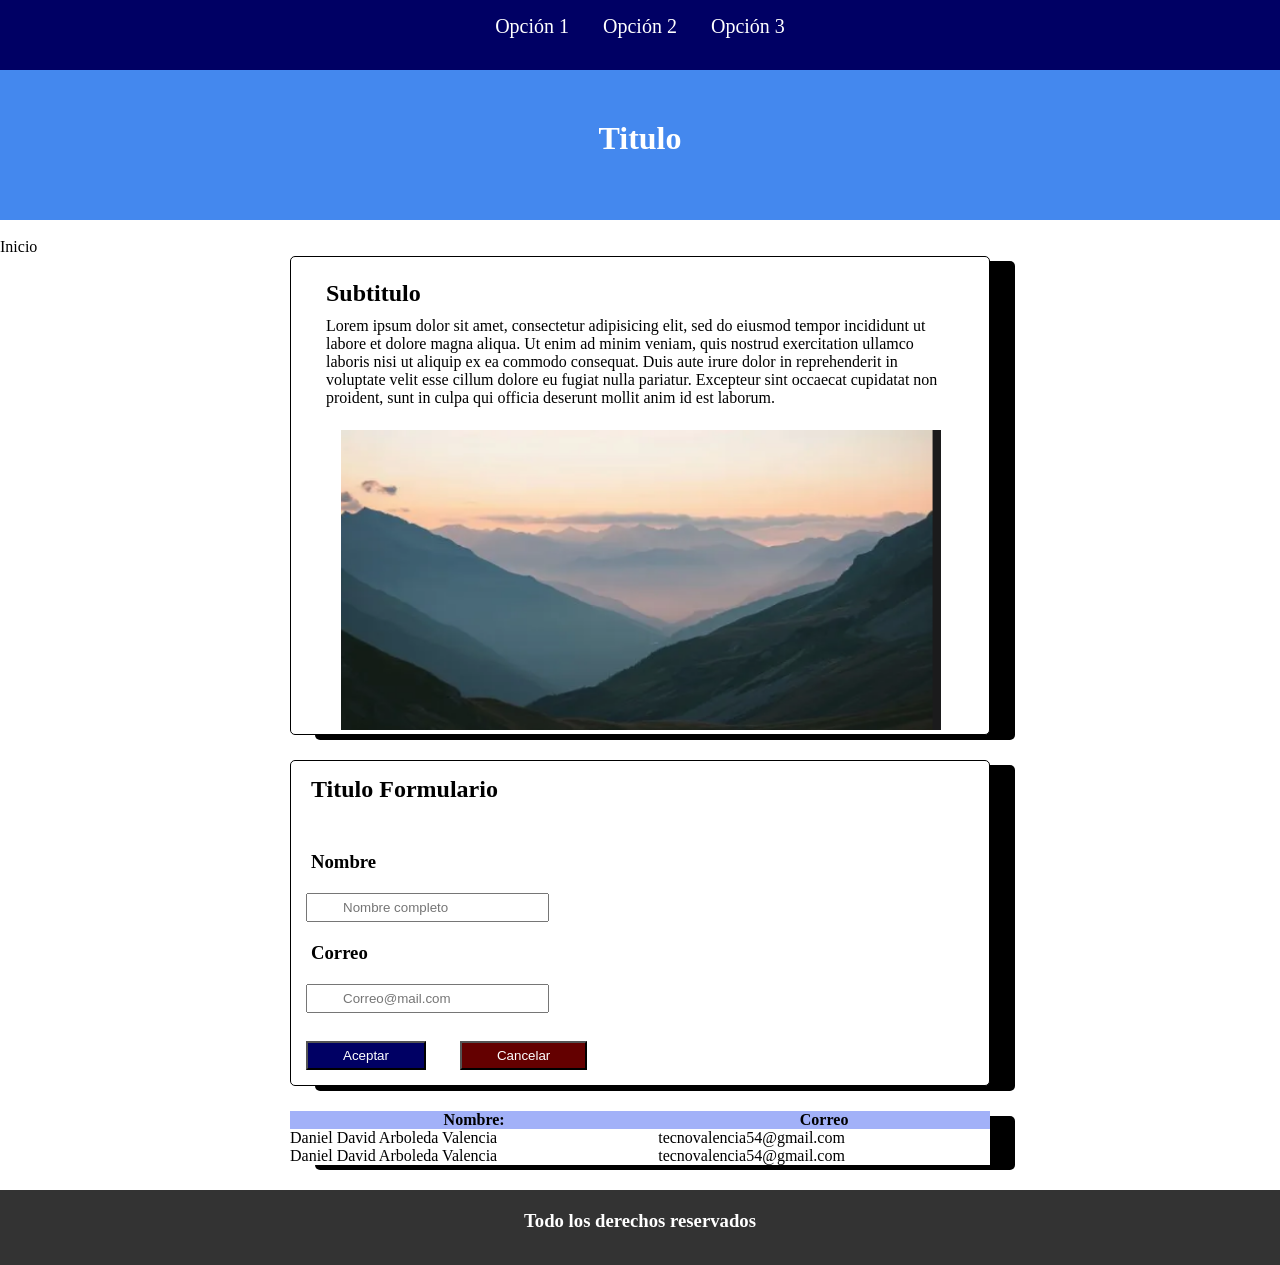
<file: HTML/Unidad 2/6.Evaluaciòn/index.html>
<!DOCTYPE html>
<html>
	<head>
		<meta charset="utf-8">
		<meta name="viewport" content="width=device-width, initial-scale=1">
		<link rel="stylesheet" type="text/css" href="CSS/Test.css">
		<link rel="shortcut icon" href="IMG/Test.png">
		<title>Test (HTML&CSS)</title>
	</head>
	<header>
		<nav class="Navegacion">
			<ul>
				<a target="_blank" href="https://github.com/tecnico54/Evaluacion_Diseno">
					<li class="Navegacion__Lista">Opción 1</li></a>
				<a href="#">
					<li class="Navegacion__Lista">Opción 2</li></a>
					<a href="#">
						<li class="Navegacion__Lista">Opción 3</li></a>
			</ul>
		</nav>
	<body>
		<h1 class="Titulo">Titulo</h1><br>
		<a style="color: #000; text-decoration: none;" href="../0.Raiz/index.html">Inicio</a>
		<div class="Cuadro1"><br>
			<h2>Subtitulo</h2>
			<p>Lorem ipsum dolor sit amet, consectetur adipisicing elit, sed do eiusmod
			tempor incididunt ut labore et dolore magna aliqua. Ut enim ad minim veniam,
			quis nostrud exercitation ullamco laboris nisi ut aliquip ex ea commodo
			consequat. Duis aute irure dolor in reprehenderit in voluptate velit esse
			cillum dolore eu fugiat nulla pariatur. Excepteur sint occaecat cupidatat non
			proident, sunt in culpa qui officia deserunt mollit anim id est laborum.</p><br>
			<img src="IMG/Mountain.png">
		</div>
		<div class="Cuadro2">
			<form>
				<h2 A>Titulo Formulario</h2><br>
				<h3>Nombre</h3>
				<input class="Test" type="text" placeholder="Nombre completo">
				<h3>Correo</h3>
				<input class="Test" type="text" placeholder="Correo@mail.com"><br><br>
				<input type="submit" value="Aceptar">
				<input type="reset" value="Cancelar">
			</form>
		</div>
		<div class="Cuadro3">
			<table>
				<thead>
					<th colspan="1">Nombre:</th>
					<th>Correo</th>
				</thead> 
				<tbody>
					<tr>
						<td>Daniel David Arboleda Valencia</td>
						<td>tecnovalencia54@gmail.com</td>
					</tr>
					<tr>
						<td>Daniel David Arboleda Valencia</td>
						<td>tecnovalencia54@gmail.com</td>
					</tr>
				</tbody>	 
			</table>
		</div>
		<footer>
			<h3>Todo los derechos reservados</h3>
		</footer>
	</body>
</html>
</file>
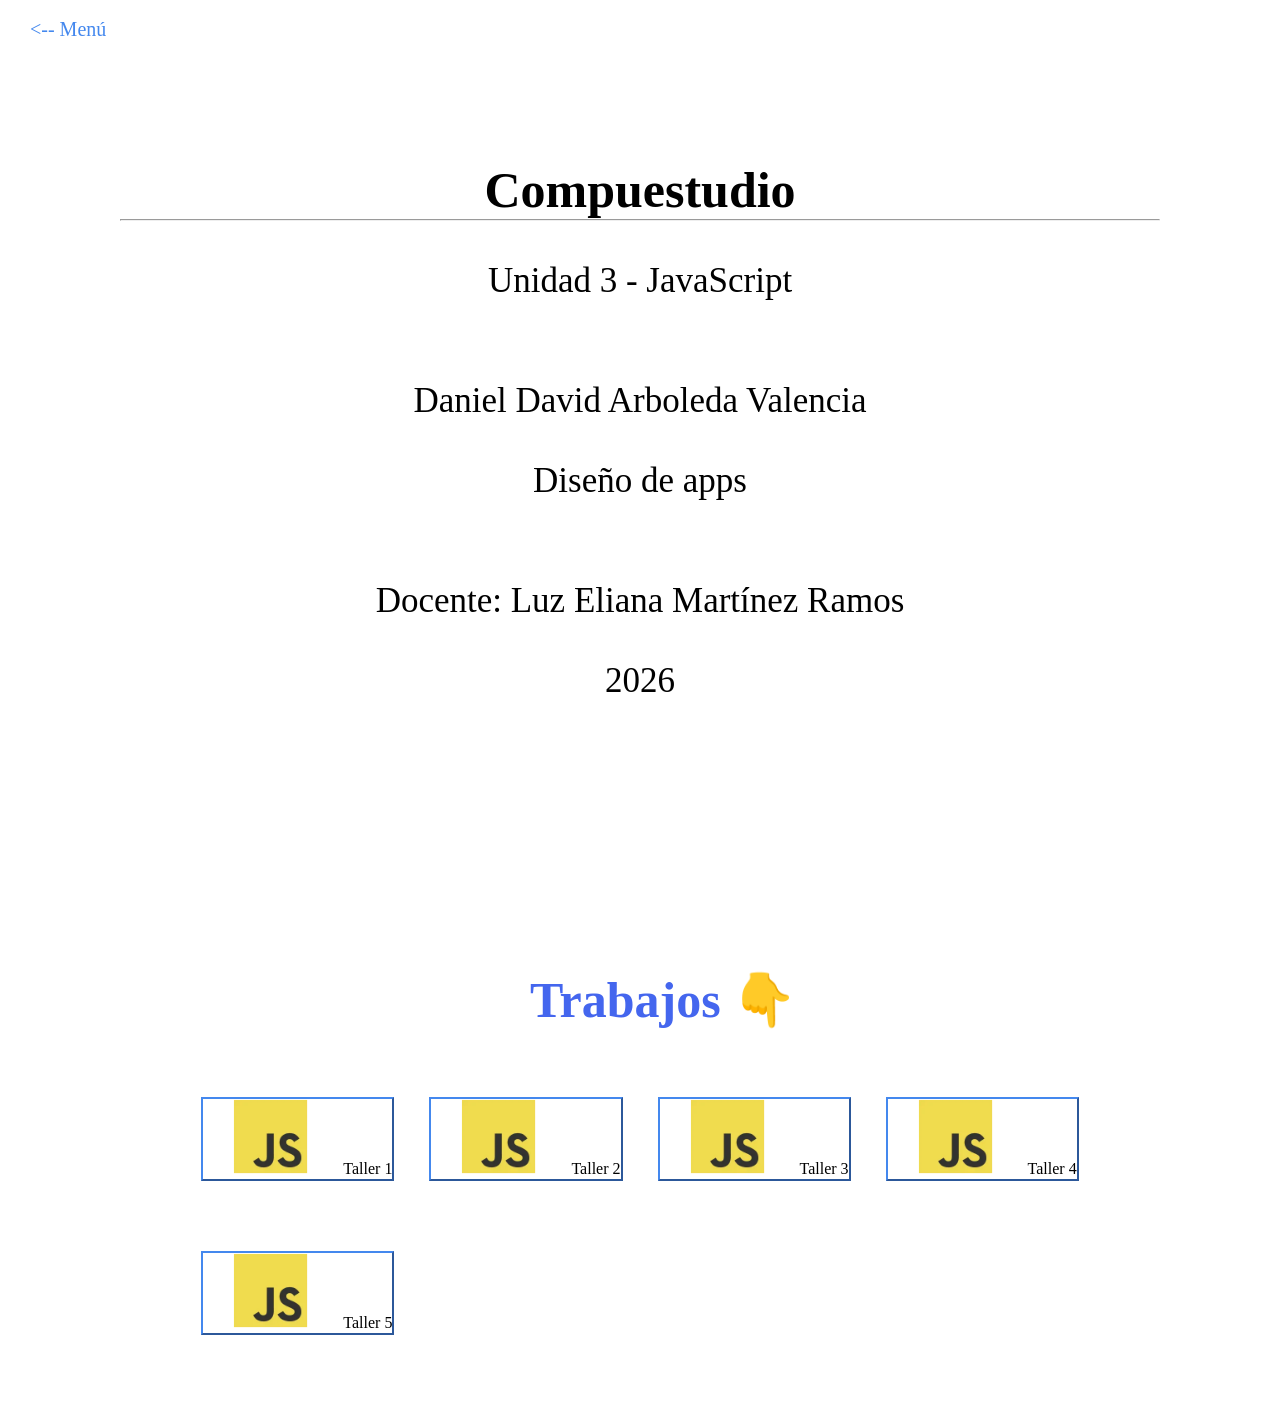
<file: HTML/Unidad 3/0.Raiz/index.html>
<!DOCTYPE html>
<html>
	<head>
		<meta charset="utf-8">
		<meta author="Daniel David Arboleda Valencia">
		<meta Description="">
		<meta worldkey="Python">
		<link rel="shortcut icon" href="IMG/JavaScript.webp">
		<link rel="stylesheet" type="text/css" href="CSS/U3.css">
		<title>JavaScript</title>
	</head>
	<body><br>
		<a href="../../../index.html"><-- Menú</a>
		<div class="portada">
			<p><b>Compuestudio</b></p>
			<hr>
			<br>
			<p>Unidad 3 - JavaScript</p>
			<br><br>
			<p>Daniel David Arboleda Valencia</p>
			<br>
			<p>Diseño de apps</p>
			<br><br>
			Docente: Luz Eliana Martínez Ramos
			<br><br>
			<p>2026</p>
		</div>
		<h1 class="titulo">Trabajos 👇</h1>
		<br>
	<center>
		<div class="separacion">
			<table>
				<div>
					<td class="division">
						<a href="../1.Ejercicio 1 - JavaScript/HTML/JS.html">
							<img width="75px" src="IMG/JavaScript.webp">
						</a>
							Taller 1
					</td>
				</div>
				<div>
					<td class="division">
						<a href="../2.Ejercicio 2- Unión HCJ/index.html">
							<img width="75px" src="IMG/JavaScript.webp">
						</a>
							Taller 2
					</td>
				</div>
				<div>
					<td class="division">
						<a href="../3.Ejercicio 3 - Clonar/Taller_DOM_Basico/index.html">
							<img width="75px" src="IMG/JavaScript.webp">
						</a>
							Taller 3
					</td>
				</div>
				<div>
					<td class="division">
						<a href="../4.Ejercicio 4 Condicionales_JS/index.html">
							<img width="75px" src="IMG/JavaScript.webp">
						</a>
							Taller 4
					</td>
				</div>
				<tr></tr>
				<div>
					<td class="division">
						<a href="../5.Ejercicio 5 Array/index.html">
							<img width="75px" src="IMG/JavaScript.webp">
						</a>
							Taller 5
					</td>
				</div>
			</table>
		</div>
		<br>
		</center>
	</body>
</html>
</file>
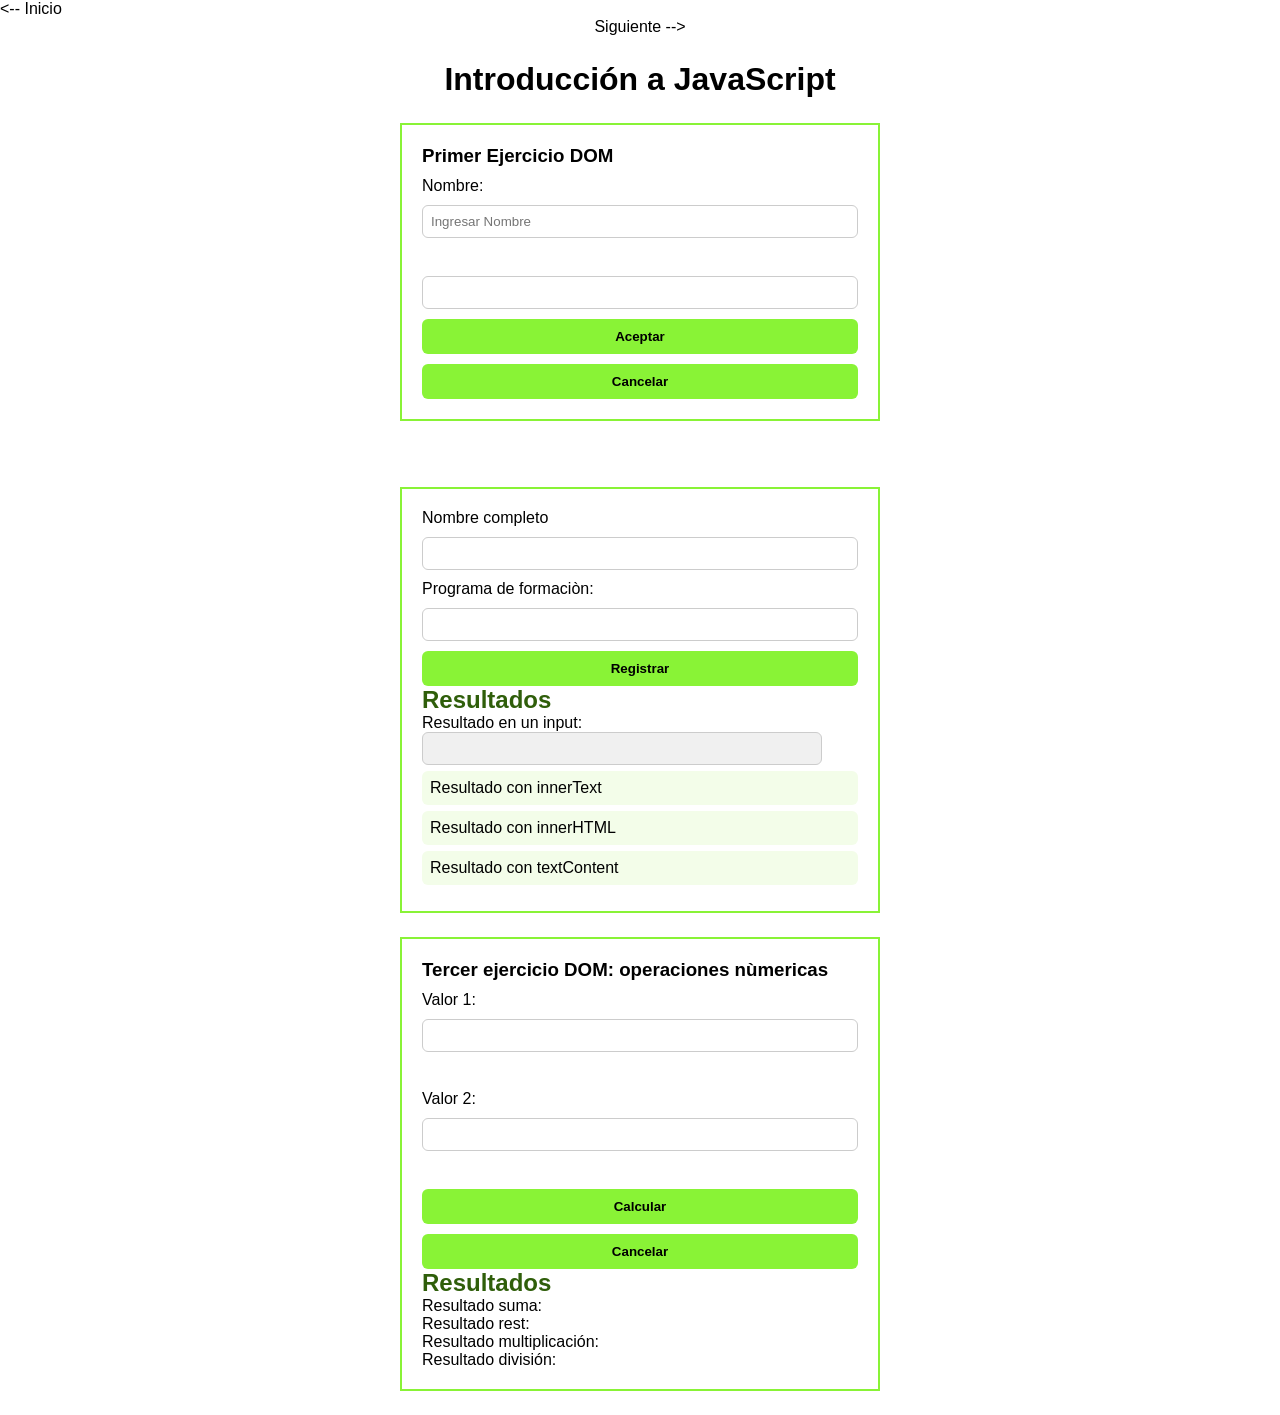
<file: HTML/Unidad 3/2.Ejercicio 2- Unión HCJ/index.html>
<!DOCTYPE html>
<html>
	<head>
		<meta charset="utf-8">
		<meta name="viewport" content="width=device-width, initial-scale=1">
		<meta author="Daniel" content="Introducción a JavaScript">
		<link rel="stylesheet" type="text/css" href="CSS/JS.css">
		<link rel="shorcut icon" href="IMG/JS.png">
		<title>Introducción a JavaScript</title>
	</head>
	<a style="color: #000; text-decoration: none;" href="../0.Raiz/index.html"><-- Inicio</a>
			<center>
				<a style="color: #000; text-decoration: none;" href="../3.Ejercicio 3 - Clonar/Taller_DOM_Basico/index.html">Siguiente --></a>
			</center>
	<body>
		<h1 class="Titulo">Introducción a JavaScript</h1>
		<section>
			<form>
				<h3>Primer Ejercicio DOM</h3>
				<label>Nombre:</label>
				<input type="text" id="nombre" placeholder="Ingresar Nombre">
				<br>
				<input type="text" id="resultado">
				<button type="button" onclick="saludar()">Aceptar</button>
				<button type="reset">Cancelar</button>
			</form>
		</section>
		<br>
		<section>
			<form>
				<label>Nombre completo</label>
				<input type="text" id="nombre2">
				<label>Programa de formaciòn:</label>
				<input type="text" id="programa">
				<button type="button" onclick="registrar()">Registrar</button>
			</form>
			<h2>Resultados</h2>
			<p>Resultado en un input:</p>
			<input type="text" id="resultado11" readonly>
			<p id="resultado22">Resultado con innerText</p>
			<p id="resultado33">Resultado con innerHTML</p>
			<p id="resultado44">Resultado con textContent</p>
		</section>
		<section>
			<form>
				<h3>Tercer ejercicio DOM: operaciones nùmericas</h3>
				<label>Valor 1:</label>
				<input type="number" id="valorUno" placehorder="Ej: 15.8">
				<br>
				<label>Valor 2:</label>
				<input type="number" id="valorDos" placehorder="Ej: 4.25">
				<br>
				<button type="button" onclick="calcularOperaciones()">Calcular</button>
				<button type="reset">Cancelar</button>
			</form>
			<h2>Resultados</h2>
			<p>Resultado suma: <span id="resultado_suma"></span></p>
			<p>Resultado rest: <span id="resultado_resta"></span></p>
			<p>Resultado multiplicación: <span id="resultado_multiplicacion"></span></p>
			<p>Resultado división: <span id="resultado_division"></span></p>
		</section>
	</body>
	<script src="JavaScript/Js.js"></script>
</html>
</file>
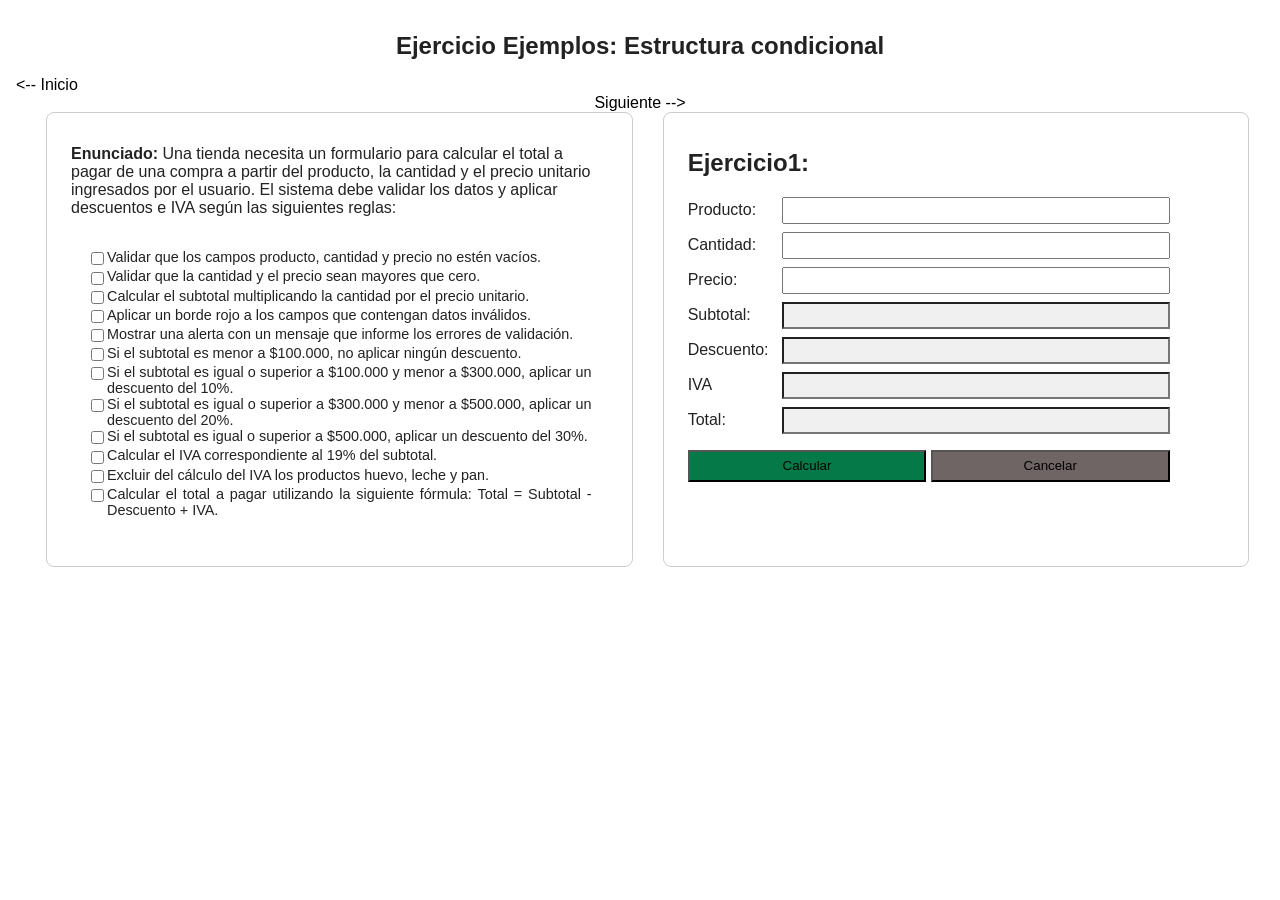
<file: HTML/Unidad 3/4.Ejercicio 4 Condicionales_JS/index.html>
<!DOCTYPE html>
<html lang="es">
<head>
    <meta charset="UTF-8">
    <meta name="viewport" content="width=device-width, initial-scale=1.0">
    <title>Estructura condicional</title>
    <link rel="stylesheet" href="css/style.css">

</head>
<body>

<header>
        <h1>Ejercicio Ejemplos: Estructura condicional</h1>
        <a style="color: #000; text-decoration: none;" href="../0.Raiz/index.html"><-- Inicio</a>
			<center>
				<a style="color: #000; text-decoration: none;" href="../5.Ejercicio 5 Array/index.html">Siguiente --></a>
            </center>
</header>

<main>

    <section>
        <p>
            <b>Enunciado:</b> Una tienda necesita un formulario para calcular el total a pagar de una
            compra a partir del producto, la cantidad y el precio unitario ingresados por el
            usuario. El sistema debe validar los datos y aplicar descuentos e IVA según las
            siguientes reglas:
        </p>
     
        <div class="reglas">
            <label><input type="checkbox"> Validar que los campos producto, cantidad y precio no estén vacíos.</label>

            <label><input type="checkbox"> Validar que la cantidad y el precio sean mayores que cero.</label>

            <label><input type="checkbox"> Calcular el subtotal multiplicando la cantidad por el precio unitario.</label>

            <label><input type="checkbox"> Aplicar un borde rojo a los campos que contengan datos inválidos.</label>

            <label><input type="checkbox"> Mostrar una alerta con un mensaje que informe los errores de validación.</label>

            <label><input type="checkbox"> Si el subtotal es menor a $100.000, no aplicar ningún descuento.</label>

            <label><input type="checkbox"> Si el subtotal es igual o superior a $100.000 y menor a $300.000, aplicar un descuento del 10%.</label>

            <label><input type="checkbox"> Si el subtotal es igual o superior a $300.000 y menor a $500.000, aplicar un descuento del 20%.</label>

            <label><input type="checkbox"> Si el subtotal es igual o superior a $500.000, aplicar un descuento del 30%.</label>

            <label><input type="checkbox"> Calcular el IVA correspondiente al 19% del subtotal.</label>

            <label><input type="checkbox"> Excluir del cálculo del IVA los productos huevo, leche y pan.</label>

            <label><input type="checkbox"> Calcular el total a pagar utilizando la siguiente fórmula: Total = Subtotal - Descuento + IVA.</label>
        </div>
  
    </section>

        <section>
        <h2>Ejercicio1: </h2>


        <form id="formulario" action="">
            <label for="producto">Producto: </label>
            <input type="text" id="producto" name="producto">
            <br>

            <label for="cantidad">Cantidad: </label>
            <input type="number" id="cantidad" name="cantidad">
            <br>

            <label for="precio">Precio:</label>
            <input type="number" id="precio" name="precio">
            <br>

            <label for="subtotal">Subtotal:</label>
            <input type="text" id="subtotal" name="subtotal" readonly>
            <br>

            <label for="descuento">Descuento: </label>
            <input type="text" id="descuento" name="descuento" readonly>
            <br>

            <label for="iva">IVA</label>
            <input type="text" id="iva" name="iva" readonly>
            <br>

            <label for="total">Total:</label>
            <input type="text" id="total" name="total" readonly>
            <br>

            <button type="button" onclick="calcular()">Calcular</button>
            <button type="reset">Cancelar</button>
        </form>

        <p id="mensaje"></p>
    </section>
</main>

<script src="js/script.js"></script>
</body>
</html>
</file>
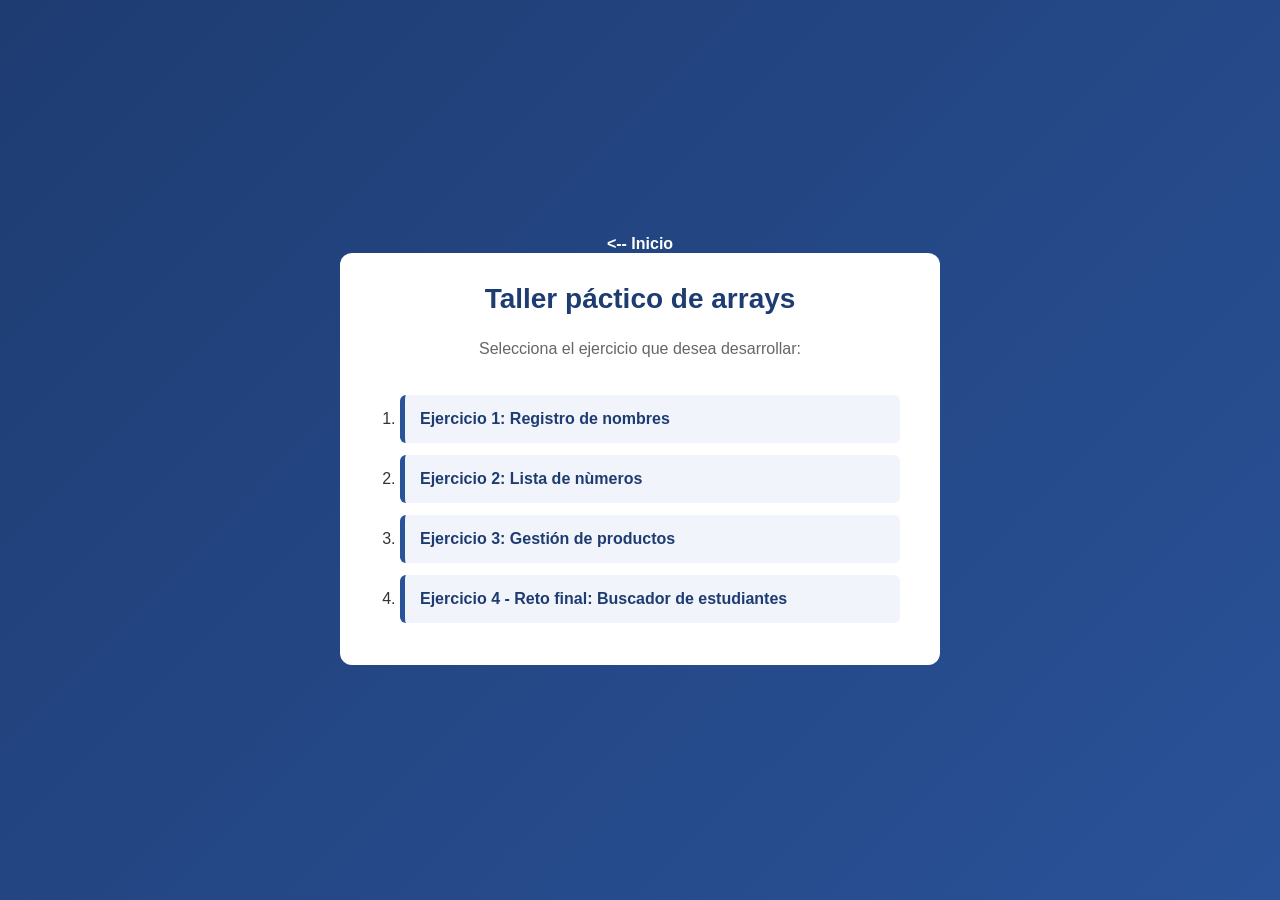
<file: HTML/Unidad 3/5.Ejercicio 5 Array/index.html>
<!DOCTYPE html>
<html lang="en">
    <head>
        <meta charset="UTF-8">
        <meta name="viewport" content="width=device-width, initial-scale=1.0">
        <link rel="stylesheet" href="CSS/ejercicios.css">
        <title>Taller práctico de arrays</title>
        <a style="color: #fff; text-decoration: none;" href="../0.Raiz/index.html"><-- Inicio</a>
	
    </head>
    <body>
        <h1>Taller páctico de arrays</h1>
        <p>Selecciona el ejercicio que desea desarrollar:</p>
        <ol>
            <li><a href="HTML/ejercicio1.html">Ejercicio 1: Registro de nombres</a></li>
            <li><a href="HTML/ejercicio2.html">Ejercicio 2: Lista de nùmeros</a></li>
            <li><a href="HTML/ejercicio3.html">Ejercicio 3: Gestión de productos</a></li>
            <li><a href="HTML/ejercicio4.html">Ejercicio 4 - Reto final: Buscador de estudiantes</a></li>
        </ol>
    </body>
    <script src="JavaScript/ejercicios.js"></script>
</html>
</file>
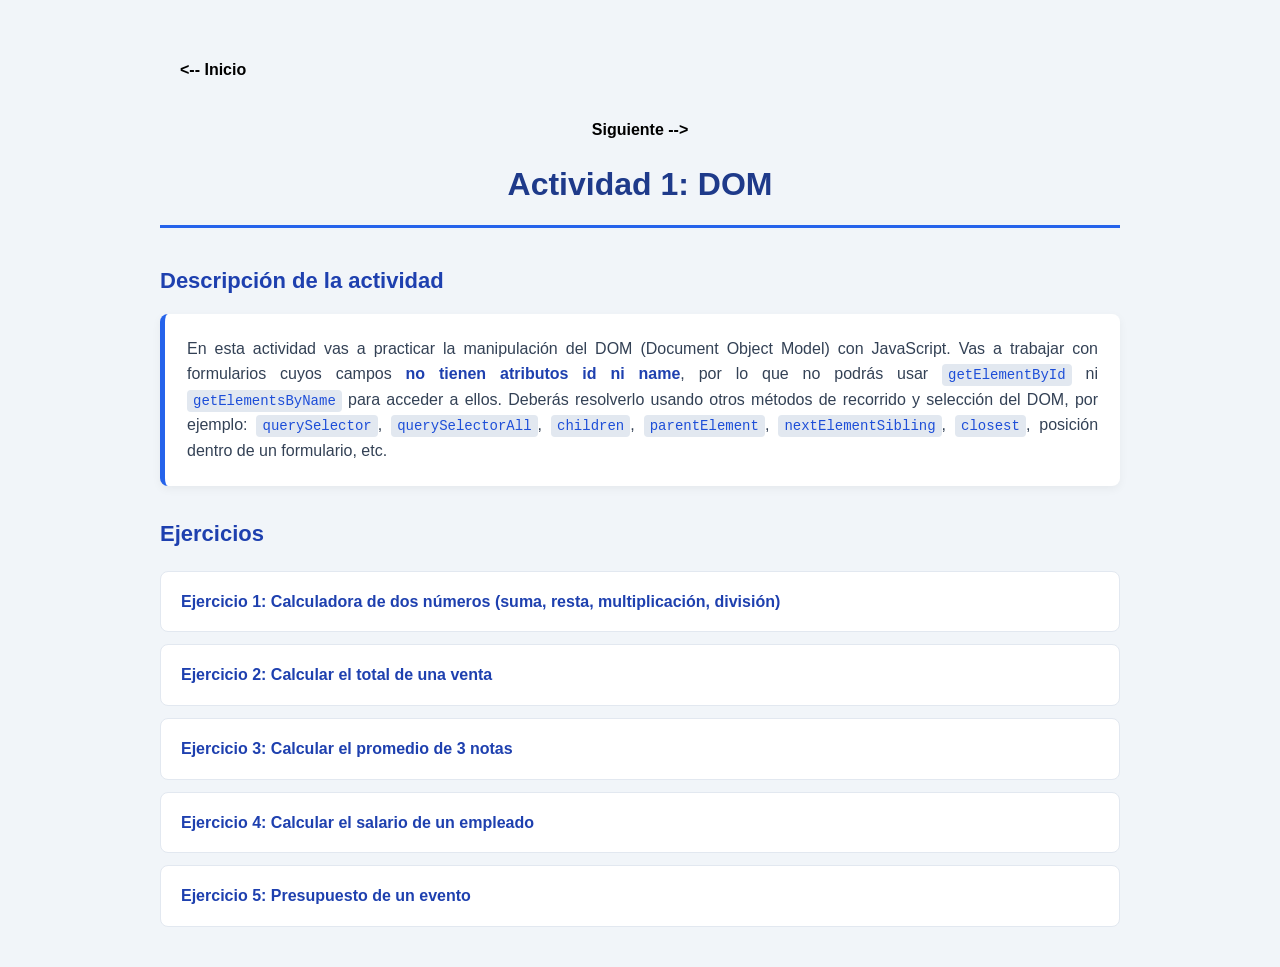
<file: HTML/Unidad 3/3.Ejercicio 3 - Clonar/Taller_DOM_Basico/index.html>
<!DOCTYPE html>
<html lang="es">
  <head>
    <meta charset="UTF-8">
    <meta name="viewport" content="width=device-width, initial-scale=1.0">
    <meta author="Daniel David Arboleda Valencia" content="5 ejercicios para fortalecer lo aprendido en JavaScript.">
    <link rel="stylesheet" href="CSS/style.css">
    <link rel="shortcut icon" href="IMG/Math.png">
    <title>Actividad 1: DOM</title>
  </head>
  <body>
    <a style="color: #000; text-decoration: none;" href="../../0.Raiz/index.html"><-- Inicio</a>
			<center>
				<a style="color: #000; text-decoration: none;" href="../../4.Ejercicio 4 Condicionales_JS/index.html">Siguiente --></a>
			</center>
    <h1>Actividad 1: DOM</h1>
    <h2>Descripción de la actividad</h2>
    <p>
      En esta actividad vas a practicar la manipulación del DOM (Document Object Model)
      con JavaScript. Vas a trabajar con formularios cuyos campos <strong>no tienen
      atributos id ni name</strong>, por lo que no podrás usar
      <code>getElementById</code> ni <code>getElementsByName</code> para acceder a ellos.
      Deberás resolverlo usando otros métodos de recorrido y selección del DOM, por
      ejemplo: <code>querySelector</code>, <code>querySelectorAll</code>,
      <code>children</code>, <code>parentElement</code>, <code>nextElementSibling</code>,
      <code>closest</code>, posición dentro de un formulario, etc.
    </p>
    <!--
      Qué debes entregar en cada ejercicio:
      1. Crear tu propio archivo CSS y vincularlo en cada página HTML (puede
        ser el mismo archivo para todas, o uno por página).
      2. Crear tu propio archivo JavaScript y vincularlo al final del body de
        cada página.
      3. En el HTML de cada ejercicio, agregar el atributo onclick a cada
        botón, indicando la función de tu JS que debe ejecutar.
      4. En tu JS, usar el DOM (sin id ni name) para leer los valores de los
        inputs, calcular el resultado y mostrarlo en el input de resultado
        correspondiente.
      5. Revisar que los enlaces de este index.html funcionen correctamente
        hacia cada ejercicio.
    -->
    <h2>Ejercicios</h2>
    <ul>
      <li><a href="HTML/calculadora.html">Ejercicio 1: Calculadora de dos números (suma, resta, multiplicación, división)</a></li>
      <li><a href="HTML/venta.html">Ejercicio 2: Calcular el total de una venta</a></li>
      <li><a href="HTML/promedio.html">Ejercicio 3: Calcular el promedio de 3 notas</a></li>
      <li><a href="HTML/salario.html">Ejercicio 4: Calcular el salario de un empleado</a></li>
      <li><a href="HTML/otra.html">Ejercicio 5: Presupuesto de un evento</a></li>
    </ul>
    <!--
      REQUISITO: debes crear tu propio archivo JS (por ejemplo "index.js")
      y vincularlo aquí si lo necesitas para esta página.
      Ejemplo: <script src="index.js"></script>
    -->
  </body>
  <script src="JavaScript/Ejercicios.js"></script>
</html>
</file>
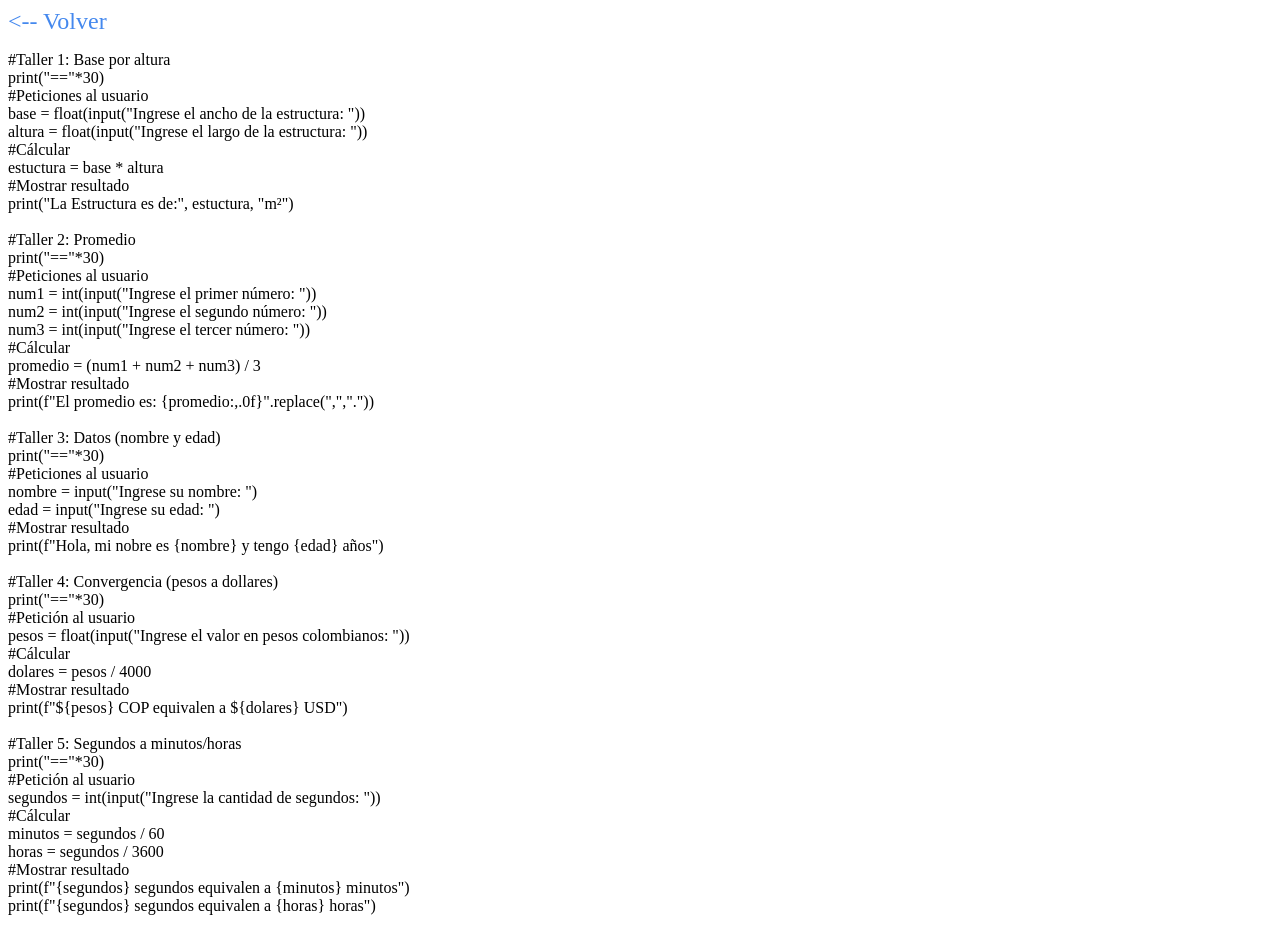
<file: HTML/Unidad 1/Raiz/HTML/Taller1.html>
<!DOCTYPE html>
<html>
	<head>
		<meta charset="utf-8">
		<meta author="Daniel David Arboleda Valencia">
		<meta Description="">
		<meta worldkey="Python">
		<link rel="shortcut icon" href="../IMG/Diseño_de_apps.png">
		<title>Taller 1 - Variables</title>
	</head>
	<font size="5px">
		<a style="text-decoration: none; color: #48e;" href="../index.html">
			<-- Volver
		</a>
	</font>
<body>
		<p>
		#Taller 1: Base por altura
		<br>
		print("=="*30)
		<br>
		#Peticiones al usuario
		<br>
		base = float(input("Ingrese el ancho de la estructura: "))
		<br>
		altura = float(input("Ingrese el largo de la estructura: "))
		<br>
		#Cálcular
		<br>
		estuctura = base * altura
		<br>
		#Mostrar resultado
		<br>
		print("La Estructura es de:", estuctura, "m²")
		<br><br>
		#Taller 2: Promedio
		<br>
		print("=="*30)
		<br>
		#Peticiones al usuario
		<br>
		num1 = int(input("Ingrese el primer número: "))
		<br>
		num2 = int(input("Ingrese el segundo número: "))
		<br>
		num3 = int(input("Ingrese el tercer número: "))
		<br>
		#Cálcular
		<br>
		promedio = (num1 + num2 + num3) / 3
		<br>
		#Mostrar resultado
		<br>
		print(f"El promedio es: {promedio:,.0f}".replace(",","."))
		<br><br>
		#Taller 3: Datos (nombre y edad)
		<br>
		print("=="*30)
		<br>
		#Peticiones al usuario
		<br>
		nombre = input("Ingrese su nombre: ")
		<br>
		edad = input("Ingrese su edad: ")
		<br>
		#Mostrar resultado
		<br>
		print(f"Hola, mi nobre es {nombre} y tengo {edad} años")
		<br><br>
		#Taller 4: Convergencia (pesos a dollares)
		<br>
		print("=="*30)
		<br>
		#Petición al usuario
		<br>
		pesos = float(input("Ingrese el valor en pesos colombianos: "))
		<br>
		#Cálcular
		<br>
		dolares = pesos / 4000
		<br>
		#Mostrar resultado
		<br>
		print(f"${pesos} COP equivalen a ${dolares} USD")
		<br><br>
		#Taller 5: Segundos a minutos/horas
		<br>
		print("=="*30)
		<br>
		#Petición al usuario
		<br>
		segundos = int(input("Ingrese la cantidad de segundos: "))
		<br>
		#Cálcular
		<br>
		minutos = segundos / 60
		<br>
		horas = segundos / 3600
		<br>
		#Mostrar resultado
		<br>
		print(f"{segundos} segundos equivalen a {minutos} minutos")
		<br>
		print(f"{segundos} segundos equivalen a {horas} horas")
	</p>
</body>
</html>
</file>
<file: CSS/Menu.css>
* {
	margin: 0;
	padding: 0;
	box-sizing: border-box;
}

.Cuerpo {
	min-height: 100vh;
	background-image: url("../IMG/Diseño_de_apps.png");
	background-repeat: no-repeat;
	background-size: cover;
	background-position: center;
}

.Contain {
	width: 100%;
	max-width: 1400px;
	margin: 0 auto;
	padding: 60px 30px;
}

.Coverage {
	width: 100%;
	max-width: 1200px;
	min-height: 555px;
	margin: 0 auto;
	padding: 40px 20px;
	background: rgba(255, 255, 255, 0.7);
	display: flex;
	align-items: center;
	justify-content: center;
}

.Portada {
	width: 100%;
	text-align: center;
	font-size: clamp(18px, 2.5vw, 25px);
}

.Portada h1 {
	margin-bottom: 20px;
}

.Portada hr {
	width: 80%;
	margin: 0 auto 30px;
	border: 1px solid #555;
}

.Portada h2 {
	margin-bottom: 35px;
}

.Informacion p {
	margin-bottom: 25px;
	line-height: 1.6;
}

.Anio {
	margin-top: 35px;
	font-weight: bold;
}

.Unidades {
	display: flex;
	justify-content: center;
	align-items: center;
	flex-wrap: wrap;
	gap: 20px;
	margin: 50px auto 0;
}

.Unidades a {
	display: block;
	width: 150px;
	padding: 15px 10px;

	background: #fff;
	border: 2px outset #46e;

	font-size: 20px;
	text-align: center;
	text-decoration: none;
	color: #000;

	transition: background 0.3s, transform 0.3s;
}

.Unidades a:visited {
	color: #48e;
}

.Unidades a:hover {
	background: #e8efff;
	transform: translateY(-3px);
}

/* Tablets y pantallas medianas */

@media (max-width: 768px) {

	.Contain {
		padding: 35px 20px;
	}

	.Coverage {
		min-height: 480px;
		padding: 35px 15px;
	}

	.Unidades {
		gap: 15px;
	}

	.Unidades a {
		width: 140px;
	}
}

/* Celulares */

@media (max-width: 480px) {

	.Cuerpo {
		background-position: center;
		background-size: cover;
	}

	.Contain {
		padding: 20px 12px;
	}

	.Coverage {
		min-height: 450px;
		padding: 25px 12px;
	}

	.Portada {
		font-size: 18px;
	}

	.Portada h1 {
		font-size: 1.7em;
	}

	.Portada h2 {
		font-size: 1.3em;
		margin-bottom: 30px;
	}

	.Portada hr {
		width: 90%;
		margin-bottom: 25px;
	}
	.Informacion p{
		margin-bottom: 25px;
		line-height: 1.5;
	}
	.Anio{
		margin-top: 30px;
	}
	.Unidades{
		flex-direction: column;
		gap: 15px;
		margin-top: 25px;
	}
	.Unidades a{
		width: 100%;
		max-width: 280px;
		padding: 13px;
		font-size: 18px;
	}
}
</file>
<file: HTML/Unidad 1/Raiz/CSS/python.css>
*{
	margin: 0;
	padding: 0;
}
a{
	margin: 20px 30px;
	text-decoration: none;
	color: #48e;
	font-size: 20px;
}
.portada{
	margin: 75px;
	padding: 45px;
	text-align: center;
	font-size: 35px;
}
.portada > p > b{
	font-size: 50px;
}
.titulo{
	
	padding: 150px 0 0 45px;
	font-size: 50px;
	color: #46e;
	text-align: center;
}
.separacion{
	display: flex;
	justify-content: center;
	padding: 15px;
}
.division{
	border: 2px #48e outset;
}
.Boton{
	margin: 5px 0 15px 0;
	width: 705px;
	height: 35px;
	cursor: pointer;
}
</file>
<file: HTML/Unidad 2/0.Raiz/CSS/U2.css>
*{
	margin: 0;
	padding: 0;
}
a{
	margin: 20px 30px;
	text-decoration: none;
	color: #48e;
	font-size: 20px;
}
.portada{
	margin: 75px;
	padding: 45px;
	text-align: center;
	font-size: 35px;
}
.portada > p > b{
	font-size: 50px;
}
.titulo{
	
	padding: 150px 0 0 45px;
	font-size: 50px;
	color: #46e;
	text-align: center;
}
table{
	border-spacing: 35px;
}
.separacion{
	display: flex;
	padding: 15px;
	justify-content: center;
}
.division{
	border: 2px #48e outset;
}
.Boton{
	margin: 5px 0 15px 0;
	width: 705px;
	height: 35px;
	cursor: pointer;
}
</file>
<file: HTML/Unidad 2/1.Ejercico 1 - Background/Background/estilos.css>
*{
    margin: 0;
    padding: 0;
}
/*Menù*/
.menu{
    display: inline-block;
    width: 100%;
    background-color: #3b82f6;
}
.menu__link{
    font-size: 30px;
    padding: 20px;
    text-decoration: none;
    color: #fff;
}
.menu__link:hover{
    background: #000;
}
/*Contenido*/
.contenido{
    margin: auto;
    margin-top: 20px;
    padding: 40px;
    width: 80%;
}
.color{
    padding: 40px;
    text-align: center;
    border: 1px outset rgb(100, 80, 100, 0.5);
    border-radius: 20px;
}
div{
    background: #f0e;
    padding: 20px;
}
/*fondo degladado*/
.degradado{
    margin-top: 40px;
    padding: 20px;
    border-left: 2px outset #48e;
    border-radius: 20px;
    text-align: center;
}
.fondo-degradado{
    background: linear-gradient(90deg, #48e, #f00);
}
/*Fondo imagen*/
.IMG{
    margin-top: 40px;
    padding: 20px;
    border-left: 2px outset #48e;
    border-radius: 20px;
    text-align: center;
}
.IMG__div{
    margin: auto;
    width: 400px;
    height: 300px;
    background-image: URL("../IMG/Goku.png");
    background-size: cover;
    background-position: center;
    background-repeat: no-repeat;
}
</file>
<file: HTML/Unidad 2/2.Ejercicio 2 - root/CSS/style.css>
*{
	margin: 0;
	padding: 0;
	box-sizing: border-box;
}
:root{
	--color_titulo: #f00;
	--color_fondo: #f0e;
	--fondo_negro: #000;
	--color_texto: #fff;
	--color_viewport: #48e;
}
.Brain{
	padding: 20px;
	text-align: center;
	background: var(--color_viewport);
}
.Brain > h1{
	color: var(--color_titulo);
}
</file>
<file: HTML/Unidad 2/3.Ejercicio 3 - BoB/CSS/Bob.css>
@import url("https://fonts.googleapis.com/css2?family=Baloo+2:wght@500;600;700;800&family=Quicksand:wght@400;500;600;700&display=swap");
:root{
    --azul-profundo: #04395e;
    --azul-marino: #0477bf;
    --azul-cielo: #38bdf8;
    --turquesa: #14b8a6;
    --coral: #ff7a59;
    --amarillo-sol: #ffd23f;
    --fondo-pagina: #eafcff;
    --texto-principal: #1e3a4c;
    --texto-suave: #4a6373;
    --blanco: #ffffff;
}
/*Preset global*/
*{
    margin: 0;
    padding: 0;
    box-sizing: border-box;
}
html{
    scroll-behavior: smooth;
}
body{
    font-family: 'Quicksand', 'Segoe UI', sans-serif;
    background-color: var(--fondo-pagina);
    color: var(--texto-principal);
    overflow-x: hidden;
}
/*Menú de navegación*/
.navbar{
    background: linear-gradient(100deg, var(--azul-profundo), var(--azul-marino) 65%, var(--turquesa));
    padding: 12px 5%;
    display: flex;
    justify-content: space-between;
    align-items: center;
    gap: 16px;
    flex-wrap: wrap;
    position: sticky;
    top: 0;
    z-index: 100;
    box-shadow: 0 6px 18px rgba(4, 57, 94, 0.25);
}
.logo{
    width: 54px;
    height: 54px;
    background-color: var(--blanco);
    border-radius: 50%;
    padding: 4px;
    box-shadow: 0 3px 10px rgba(0, 0, 0, 0.2);
    flex-shrink: 0;
}
.logo img{
    width: 100%;
    height: 100%;
    object-fit: cover;
    border-radius: 50%;
    display: block;
}
.nav-links{
    display: flex;
    align-items: center;
    gap: 6px;
    list-style: none;
    flex-wrap: wrap;
}
.nav-links a{
    color: var(--blanco);
    text-decoration: none;
    font-weight: 600px;
    font-size: 0.95rem;
    padding: 8px 18px;
    border-radius: 999px;
    transition: background-color 0.3s ease, color 0.3s ease, transform 0.2s ease;
}
.nav-links a:hover{
    background-color: var(--amarillo-sol);
    color: var(--azul-profundo);
    transform: translateY(-2px);
}
/*Banner y encabezado*/
header{
    position: relative;
    width: 100%;
    overflow: hidden;
}
.banner{
    width: 100%;
    height: 320px;
    object-fit: cover;
    display: block;
}
header::after{
    content: '';
    position: absolute;
    left: 0;
    bottom: -1px;
    width: 100%;
    height: 70px;
    background-image: url("data:image/svg+xml,%3Csvg xmlns='http://www.w3.org/2000/svg' viewBox='0 0 1440 120' preserveAspectRatio='none'%3E%3Cpath d='M0,40 C360,110 1080,-10 1440,60 L1440,120 L0,120 Z' fill='%23eafcff'/%3E%3C/svg%3E");
    background-size: 100% 100%;
    pointer-events: none;
}
/*Contenedor principal y título de sección*/
.contenedor-principal{
    width: 90%;
    max-width: 1200px;
    margin: 10px auto 40px;
}
.titulo-seccion{
    text-align: center;
    margin: 20px 0 45px;
    background-color: var(--blanco);
    border-radius: 24px;
    padding: 30px 20px;
    box-shadow: 0 10px 30px rgba(4, 119, 191, 0.12);
    border-top: 6px solid var(--turquesa);
}
.titulo-seccion h1{
    font-family: 'Baloo 2', sans-serif;
    font-weight: 800;
    font-size: 2.6rem;
    letter-spacing: 1px;
    background: linear-gradient(90deg, var(--amarillo-sol), var(--coral));
    -webkit-background-clip: text;
    background-clip: text;
    color: transparent;
    text-shadow: 1px 2px 0 rgba(4, 57, 94, 0.15);
}
.titulo-seccion p{
    color: var(--texto-suave);
    font-size: 1.05rem;
    margin-top: 10px;
}
/*Grid de personajes*/
.grid-personajes{
    display: grid;
    grid-template-columns: repeat(auto-fit, minmax(260px, 1fr));
    gap: 28px;
}
/*Tarjeta individual*/
.tarjeta-personaje{
    background-color: var(--blanco);
    border-radius: 20px;
    overflow: hidden;
    box-shadow: 0 8px 20px rgba(4, 57, 94, 0.1);
    transition: transform 0.35s ease, box-shadow 0.35s ease;
    display: flex;
    flex-direction: column;
}
.tarjeta-personaje:hover{
    transform: translateY(-8px) scale(1.02);
    box-shadow: 0 18px 35px rgba(20, 184, 166, 0.3);
}
/*Contenedor e imagen de la tarjeta*/
.img-container{
    background-color: #e3f6fb;
    display: flex;
    height: 210px;
    overflow: hidden;
}
.img-container img{
    width: 100%;
    height: 100%;
    object-fit: cover;
    transition: transform 0.45s ease;
}
.tarjeta-personaje:hover .img-container img{
    transform: scale(1.1);
}
/*Información de la tarjeta*/
.info-personaje{
    padding: 22px;
    flex-grow: 1;
    display: flex;
    flex-direction: column;
}
.info-personaje h2{
    font-family: "Baloo 2", sans-serif;
    color: var(--azul-profundo);
    font-size: 1.4rem;
    margin-bottom: 8px;
}
.info-personaje .rol{
    display: inline-block;
    font-weight: 700;
    font-size: 0.78rem;
    color: var(--blanco);
    background-color: var(--coral);
    margin-bottom: 12px;
    padding: 4px 12px;
    border-radius: 999px;
    letter-spacing: 0.3px;
    width: fit-content;
}
.info-personaje p{
    font-size: 0.95rem;
    line-height: 1.55;
    color: var(--texto-suave);
}
/*PIE DE PÁGINA*/
.footer{
    width: 100%;
    margin-top: 60px;
    background: linear-gradient(165deg,var(--azul-profundo), var(--azul-marino) 70%, var(--turquesa));
    color: rgba(255, 255, 255, 0.88);
}
/*Contenedor principal*/
.footer-contenido{
    max-width: 1200px;
    margin: 0 auto;
    padding: 55px 5% 30px;
    display: grid;
    grid-template-columns: 1.6fr 1fr 1fr 1fr;
    gap: 35px;
}
/*Marca y logo*/
.footer-marca .footer-logo{
    display: block;
    max-width: 58px;
    height: auto;
    margin-bottom: 15px;
    border-radius: 50%;
    background-color: var(--blanco);
    padding: 4px;
}
.footer-marca p{
    font-size: 0.9rem;
    line-height: 1.6;
    color: rgba(255, 255, 255, 0.75);
}
/*Títulos de las columnas*/
.footer-col h3{
    font-family: "Baloo 2", sans-serif;
    color: var(--amarillo-sol);
    font-size: 1.05rem;
    margin: 0 0 18px;
    text-transform: uppercase;
    letter-spacing: 1px;
}
/*Listas*/
.footer-col ul{
    display: flex;
    flex-direction: column;
    list-style: none;
    gap: 10px;
    padding: 0;
    margin: 0;
}
.footer-col ul li{
    font-size: 0.9rem;
    line-height: 1.5;
    overflow-wrap: anywhere;
    color: rgba(255, 255, 255, 0.75);
}
/*Enlaces*/
.footer-col a{
    color: rgba(255, 255, 255, 0.75);
    text-decoration: none;
    font-size: 0.95rem;
    transition: color 0.3s ease, padding-left 0.3s ease;
}
.footer-col a:hover{
    color: var(--amarillo-sol);
    padding-left: 4px;
}
/*Redes sociales*/
.footer-redes{
    display: flex;
    gap: 12px;
}
.footer-redes a{
    display: flex;
    align-items: center;
    justify-content: center;
    width: 40px;
    height: 40px;
    flex-shrink: 0;
    border-radius: 50%;
    background: rgba(255, 255, 255, 0.12);
    transition: background 0.3s ease, transform 0.3s ease;
}
.footer-redes a:hover{
    background: var(--coral);
    transform: translateY(-4px) rotate(-6deg);
}
.footer-redes svg{
    width: 18px;
    height: 18px;
    fill: #fff;
    transition: fill 0.3s ease;
}
.footer-redes a:hover svg{
    fill: var(--blanco);
}
/* Franja inferior */
.footer-inferior{
    display: flex;
    flex-wrap: wrap;
    justify-content: space-between;
    align-items: center;
    max-width: 1200px;
    margin: 0 auto;
    padding: 18px 5%;
    border-top: 1px solid rgba(255, 255, 255, 0.15);
    gap: 10px;
    font-size: 0.85rem;
    color: rgba(255, 255, 255, 0.65);
}
.footer-inferior .autor{
    font-weight: 600;
    color: var(--amarillo-sol);
}
/*TABLET*/
@media (max-width: 768px){
    .footer-contenido{
        grid-template-columns: 1fr 1fr;
        gap: 30px;
    }
    .footer-marca{
        grid-column: 1 / -1;
    }
}
/*CELULARES*/
@media (max-width: 480px){
    .footer-contenido{
        grid-template-columns: 1fr;
        text-align: center;
        padding: 40px 6% 25px;
        gap: 30px;
    }
    .footer-marca{
        grid-column: auto;
    }
    .footer-marca .footer-logo{
        margin-left: auto;
        margin-right: auto;
    }
    .footer-redes{
        justify-content: center;
    }
    .footer-inferior{
        flex-direction: column;
        justify-content: center;
        text-align: center;
        padding: 15px 6%;
    }
}
</file>
<file: HTML/Unidad 2/4.Ejercicio 4 - Form/CSS/Form.css>
*{
	margin: 0;
	padding: 0;
	box-sizing: border-box;
}
/*Menù*/
.Menu{
	background: #2E3E57;
	width: 100%;
	height: 120px;
	color: #fff;
	text-align: center;
}
.Menu__list{
	display: inline;
	padding: 35px;
	cursor: pointer;
}
.Menu__list:hover{
	transition: 0.2s;
	background: rgba(235, 234, 236, 0.5);
	padding: 6px 12px;
}
.Menu__list > a{
	text-decoration: none;
	color: #fff;

}
/*Formulario de texto*/
.Contain{
	margin: 25px auto;
	background: #fff;
	width: 500px;
	height: 400px;
	box-shadow: 25px 15px #000;
}
.Contain__formulario{
	padding-left: 5px;
	background: #fff;
	width: 400px;
	height: 320px;
}
.Contain__formulario > [T]{
	width: 375px;
	height: 30px;
}
.Contain__formulario-boton1{
	background: rgb(0, 150, 0);
	font-size: 18px;
	color: #fff;
	cursor: pointer;
}
.Contain__formulario-boton2{
	background: #f00;
	font-size: 18px;
	color: #fff;
	cursor: pointer;
}
.Contain__formulario-boton1:hover, .Contain__formulario-boton2:hover{
	font-size: 20px;
}
/*Fech&Hora*/
.Contain2{
	margin: 25px auto;
	background: #fff;
	width: 500px;
	height: 445px;
	box-shadow: 25px 15px #000;
}
/*Selector*/
.Contain3{
	margin: 25px auto;
	background: #fff;
	width: 500px;
	height: 440px;
	box-shadow: 25px 15px #000;
}
.Boton{
	display: inline;
}
/*Opciones*/
.Contain4{
	margin: 25px auto;
	background: #fff;
	width: 500px;
	height: 555px;
	box-shadow: 25px 15px #000;
}
.Campo{
	width: 500px;
	height: 555px;
}
[O], [disabled]{ 
	width: 400px;
	height: 40px;
}
[disabled]:disabled{
	cursor: not-allowed;
}
</file>
<file: HTML/Unidad 2/5.Ejercicio 5 - Table/CSS/Style.css>
*{
    margin: 0;
    padding: 0;
    box-sizing: border-box;
}
:root{
    --azul: #4169e1;
    --azul-oscuro: #243b75;
    --azul-claro: #edf2ff;
    --fondo: #f4f7fc;
    --texto: #202b3c;
    --borde: #dce4f2;
    --blanco: #ffffff;
}

        body {
            font-family: system-ui, -apple-system, BlinkMacSystemFont, "Segoe UI", sans-serif;
            background: var(--fondo);
            color: var(--texto);
            line-height: 1.5;
        }

        header {
            padding: 42px 20px 36px;
            color: white;
            text-align: center;
            background: linear-gradient(135deg, #243b75, #4169e1);
        }

        header .etiqueta {
            display: inline-block;
            margin-bottom: 12px;
            padding: 5px 12px;
            border: 1px solid #ffffff55;
            border-radius: 999px;
            color: #edf2ff;
            font-size: .82rem;
            letter-spacing: .04em;
        }

        h1 {
            margin-bottom: 8px;
            font-size: clamp(1.8rem, 4vw, 2.6rem);
            line-height: 1.2;
        }

        header p {
            max-width: 650px;
            margin: 0 auto;
            color: #e4eaff;
        }

        main {
            width: min(100% - 32px, 1000px);
            margin: 30px auto 56px;
        }

        .intro {
            margin-bottom: 22px;
            color: #526078;
            text-align: center;
        }

        .barra {
            display: flex;
            align-items: center;
            justify-content: space-between;
            gap: 12px;
            margin: 26px 0 14px;
        }

        .barra h2 {
            color: var(--azul-oscuro);
            font-size: 1.15rem;
        }

        .numero {
            display: inline-grid;
            width: 32px;
            height: 32px;
            margin-right: 8px;
            place-items: center;
            border-radius: 10px;
            background: #dfe8ff;
            color: var(--azul-oscuro);
            font-size: .9rem;
            vertical-align: middle;
        }

        .tarjeta {
            overflow-x: auto;
            margin-bottom: 18px;
            border: 1px solid var(--borde);
            border-radius: 14px;
            background: var(--blanco);
            box-shadow: 0 5px 18px #243b750d;
        }

        table {
            width: 100%;
            border-collapse: collapse;
            font-size: .94rem;
        }

        caption {
            padding: 15px 16px 10px;
            color: var(--azul-oscuro);
            font-size: 1rem;
            font-weight: 700;
            text-align: left;
        }

        th, td {
            padding: 12px 16px;
            border-bottom: 1px solid var(--borde);
            text-align: center;
            white-space: nowrap;
        }

        thead th {
            background: var(--azul);
            color: white;
            font-weight: 650;
        }

        tbody tr:nth-child(even) {
            background: #f7f9ff;
        }

        tbody tr {
            transition: background-color .18s ease;
        }

        tbody tr:hover {
            background: #fff1b8;
        }

        tbody tr:last-child td,
        tfoot tr:last-child td {
            border-bottom: none;
        }

        tfoot {
            background: var(--azul-claro);
            color: var(--azul-oscuro);
            font-weight: 700;
        }

        .resaltado {
            background: #e7edff;
            font-weight: 650;
        }

        .celda-lunes {
            background: #e8eaff;
            color: var(--azul-oscuro);
            font-weight: 700;
        }

        .hora {
            color: #526078;
        }

        .pie {
            padding: 20px;
            color: #69758b;
            text-align: center;
            font-size: .86rem;
        }

        .siguiente {
            display: inline-block;
            margin-top: 20px;
            padding: 10px 16px;
            border-radius: 9px;
            background: white;
            color: var(--azul-oscuro);
            font-weight: 650;
            text-decoration: none;
            box-shadow: 0 2px 8px #172b4d12;
            transition: transform .18s ease, background .18s ease;
        }

        .siguiente:hover {
            transform: translateY(-2px);
            background: var(--azul-claro);
        }

        @media (max-width: 600px) {
            header {
                padding: 32px 16px;
            }

            main {
                width: min(100% - 20px, 1000px);
                margin-top: 22px;
            }

            th, td {
                padding: 10px 12px;
            }

            .barra h2 {
                font-size: 1.02rem;
            }
        }

        @media (prefers-reduced-motion: reduce) {
            *, *::before, *::after {
                transition-duration: .01ms !important;
                scroll-behavior: auto !important;
            }
        }
</file>
<file: HTML/Unidad 2/6.Evaluaciòn/CSS/Test.css>
*{
	margin: 0;
	padding: 0;
	box-sizing: border-box;
}
/*Menù*/
.Navegacion{
	background: rgb(0, 0, 100);
	width: 100%;
	height: 70px;
	text-align: center;
}
.Navegacion__Lista{
	padding: 15px;
	display: inline-block;
	color: #fff;
	font-size: 20px;
}
.Navegacion__Lista:hover{
	color: #46e;
	padding: 5px;
}
/*Titulo*/
.Titulo{
	padding-top: 50px;
	background: #48e;
	width: 100%;
	height: 150px;
	text-align: center;
	color: #fff;
}
/*Cuadro textual (Imagen)*/
.Cuadro1{
	margin: 0 auto;
	background: #fff;
	width: 700px;
	border: 1px solid #000;
	border-radius: 5px;
	box-shadow: 25px 5px #000;
}
.Cuadro1 > h2, .Cuadro1 > p{
	padding: 5px 35px;
}
.Cuadro1 > img{
	padding-left: 50px;
	width: 650px;
	height: 300px;
}
/*Cuadro textual (Formulario)*/
.Cuadro2{
	margin: 25px auto;
	background: #fff;
	width: 700px;
	border: 1px solid #000;
	border-radius: 5px;
	box-shadow: 25px 5px #000;
}
.Cuadro2 > form > h2, .Cuadro2 > form > h3{
	margin: 15px 20px;
}
input[type = text], input[type = submit], input[type = reset]{
	margin: 5px 15px;
	padding: 5px 35px;
}
input[type = submit], input[type = reset]{
	margin-bottom: 15px;
	cursor: pointer;
}
input[type = submit]:hover, input[type = reset]:hover{
	transform: scale(1.2);
}
input[type = submit]{
	background: rgb(0, 0, 100);
	color: #fff;
}
input[type = reset]{
	background: rgb(100, 0, 0);
	color: #fff;
}
/*Tabla*/
.Cuadro3{
	margin: 25px auto;
    width: 700px;
    box-shadow: 25px 5px #000;
    border-radius: 5px;
    background: #fff;
}
table{
	width: 700px;
	border-collapse: collapse;
    background: #fff;
}
th{
    background-color: rgb(162, 177, 248);
}
tbody > tr:hover{
    background-color: #46e;
}
/*Pie de página*/
footer{
	background: #333;
	width: 100%;
	height: 75px;
	color: #fff;
	position: static;
}
footer > h3{
	padding: 20px;
	text-align: center;
}
@media screen and (max-width: 714px){
	.Cuadro1, .Cuadro2, .Cuadro3, table{
		width: 400px;
	}
	.Cuadro1 > img{
		padding-right: 50px;
		width: 400px;
		height: 300px;
	}
}
</file>
<file: HTML/Unidad 3/0.Raiz/CSS/U3.css>
*{
	margin: 0;
	padding: 0;
}
a{
	margin: 20px 30px;
	text-decoration: none;
	color: #48e;
	font-size: 20px;
}
.portada{
	margin: 75px;
	padding: 45px;
	text-align: center;
	font-size: 35px;
}
.portada > p > b{
	font-size: 50px;
}
.titulo{
	
	padding: 150px 0 0 45px;
	font-size: 50px;
	color: #46e;
	text-align: center;
}
table{
	border-spacing: 35px;
}
.separacion{
	display: flex;
	padding: 15px;
	justify-content: center;
}
.division{
	border: 2px #48e outset;
}
.Boton{
	margin: 5px 0 15px 0;
	width: 705px;
	height: 35px;
	cursor: pointer;
}
</file>
<file: HTML/Unidad 3/2.Ejercicio 2- Unión HCJ/CSS/JS.css>
*{
	margin: 0;
	padding: 0;
	box-sizing: border-box;
}
body{
	font-family: Arial, sans-serif;
	background: #fff;
}
.Titulo{
	margin: 25px;
	text-align: center;
}
section{
	margin: 24px auto;
	padding: 20px;
	max-width: 480px;
	border: 2px solid #89F336;
}
form{
	display: grid;
	gap: 10px;
}
input[type="text"], input[type="number"]{
	padding: 8px;
	border: 1px solid #ccc;
	border-radius: 6px;
}
button{
	padding: 10px;
	background: #89F336;
	border: none;
	border-radius: 6px;
	font-weight: bold;
	cursor: pointer;
}
h2{
	color: #2f5e0a;
}
lable{
	margin-right: 4px;
	font-weight: 600;
}
#resultado11{
	background: #f0f0f0;
	width: 400px;
}
#resultado22, #resultado33, #resultado44{
	margin: 6px 0;
	padding: 8px;
	background: #f3fde9;
	border-radius: 6px;
}
</file>
<file: HTML/Unidad 3/4.Ejercicio 4 Condicionales_JS/css/style.css>
body {
    font-family: Arial, sans-serif;
    margin: 0 auto;
    padding: 1rem;
    color: #222;
}

header h1 {
    font-size: 1.5rem;
    text-align: center;
}

main{
    display: flex;
}

section {
    border: 1px solid #ccc;
    border-radius: 8px;
    padding: 1rem 1.5rem;
    width: 43%;
    margin-bottom: 1.5rem;
    margin-left: 30px;
}

ul {
    margin-bottom: 1rem;
}

form label {
    display: inline-block;
    width: 90px;
}

form input {
    margin-bottom: 0.5rem;
    padding: 0.25rem;
    width: 70%;
}

form input[readonly] {
    background-color: #f0f0f0;
}


button {
    margin-top: 0.5rem;
    padding: 0.4rem 1rem;
    cursor: pointer;
    width: 44.5%;
}

button[type="reset"] {
    background-color: #706565;
}


button[type="button"] {
    background-color: #067949;
}

        .reglas {
            display: grid;
            margin: 1rem 0;
            padding: 1rem;
        }

        .reglas label {
            display: flex;
            align-items: flex-start;
            font-size: 0.9rem;

        }

        .reglas input[type="checkbox"] {
            flex: 0 0 auto;
            margin-top: 0.2rem;
            accent-color: #2563eb;
        }

        label{
            text-align: justify;
        }
</file>
<file: HTML/Unidad 3/5.Ejercicio 5 Array/CSS/ejercicios.css>
/* Configuración general */
* {
    margin: 0;
    padding: 0;
    box-sizing: border-box;
}

body {
    font-family: Arial, Helvetica, sans-serif;
    background: linear-gradient(135deg, #1e3c72, #2a5298);
    min-height: 100vh;
    display: flex;
    flex-direction: column;
    justify-content: center;
    align-items: center;
    padding: 20px;
    color: #333;
}

/* Contenedor principal */
h1, p, ol {
    width: 100%;
    max-width: 600px;
}

h1 {
    background-color: #ffffff;
    color: #1e3c72;
    padding: 30px 25px 10px;
    border-radius: 12px 12px 0 0;
    text-align: center;
    font-size: 28px;
}

p {
    background-color: #ffffff;
    padding: 15px 25px;
    text-align: center;
    color: #666;
    font-size: 16px;
}

/* Lista de ejercicios */
ol {
    background-color: #ffffff;
    padding: 10px 40px 30px 60px;
    border-radius: 0 0 12px 12px;
}

/* Elementos de la lista */
li {
    margin: 12px 0;
    padding: 15px;
    background-color: #f1f5fb;
    border-left: 5px solid #2a5298;
    border-radius: 6px;
    transition: all 0.3s ease;
}

/* Enlaces */
a {
    text-decoration: none;
    color: #1e3c72;
    font-size: 16px;
    font-weight: bold;
    display: block;
}

/* Efecto al pasar el cursor */
li:hover {
    background-color: #dce8fa;
    transform: translateX(8px);
    border-left-color: #00a8cc;
}

a:hover {
    color: #007b9e;
}

/* Diseño adaptable a móviles */
@media (max-width: 600px) {
    h1 {
        font-size: 22px;
    }

    p {
        font-size: 14px;
    }

    ol {
        padding-left: 45px;
        padding-right: 20px;
    }

    li {
        padding: 12px;
    }

    a {
        font-size: 14px;
    }
}
</file>
<file: HTML/Unidad 3/3.Ejercicio 3 - Clonar/Taller_DOM_Basico/CSS/style.css>
/* ================================
   CONFIGURACIÓN GENERAL
================================ */

* {
    margin: 0;
    padding: 0;
    box-sizing: border-box;
}

body {
    font-family: Arial, Helvetica, sans-serif;
    background-color: #f1f5f9;
    color: #334155;
    line-height: 1.6;
    padding: 40px 20px;
}

/* ================================
   CONTENEDOR PRINCIPAL
================================ */

body {
    max-width: 1000px;
    margin: 0 auto;
}

/* ================================
   TÍTULO PRINCIPAL
================================ */

h1 {
    text-align: center;
    color: #1e3a8a;
    font-size: 32px;
    margin-bottom: 35px;
    padding-bottom: 15px;
    border-bottom: 3px solid #2563eb;
}

/* ================================
   TÍTULOS SECUNDARIOS
================================ */

h2 {
    color: #1e40af;
    font-size: 22px;
    margin-top: 30px;
    margin-bottom: 15px;
}

/* ================================
   DESCRIPCIÓN
================================ */

p {
    background-color: #ffffff;
    padding: 22px;
    border-left: 5px solid #2563eb;
    border-radius: 8px;
    text-align: justify;
    box-shadow: 0 3px 10px rgba(0, 0, 0, 0.05);
}

strong {
    color: #1e40af;
}

code {
    background-color: #e2e8f0;
    color: #1d4ed8;
    padding: 3px 6px;
    border-radius: 4px;
    font-size: 14px;
}

/* ================================
   LISTA DE EJERCICIOS
================================ */

ul {
    list-style: none;
    display: flex;
    flex-direction: column;
    gap: 12px;
    margin-top: 20px;
}

li {
    background-color: #ffffff;
    border-radius: 8px;
    border: 1px solid #e2e8f0;
    transition: all 0.3s ease;
}

li:hover {
    transform: translateX(6px);
    border-color: #2563eb;
    box-shadow: 0 4px 12px rgba(37, 99, 235, 0.12);
}

/* ================================
   ENLACES
================================ */

a {
    display: block;
    padding: 17px 20px;
    color: #1e40af;
    font-weight: bold;
    text-decoration: none;
    transition: color 0.3s ease;
}

a:hover {
    color: #2563eb;
}

/* ================================
   DISEÑO RESPONSIVE
================================ */

@media (max-width: 600px) {

    body {
        padding: 20px 15px;
    }

    h1 {
        font-size: 25px;
    }

    h2 {
        font-size: 19px;
    }

    p {
        padding: 16px;
        font-size: 14px;
    }

    a {
        padding: 15px;
        font-size: 14px;
    }
}
</file>
